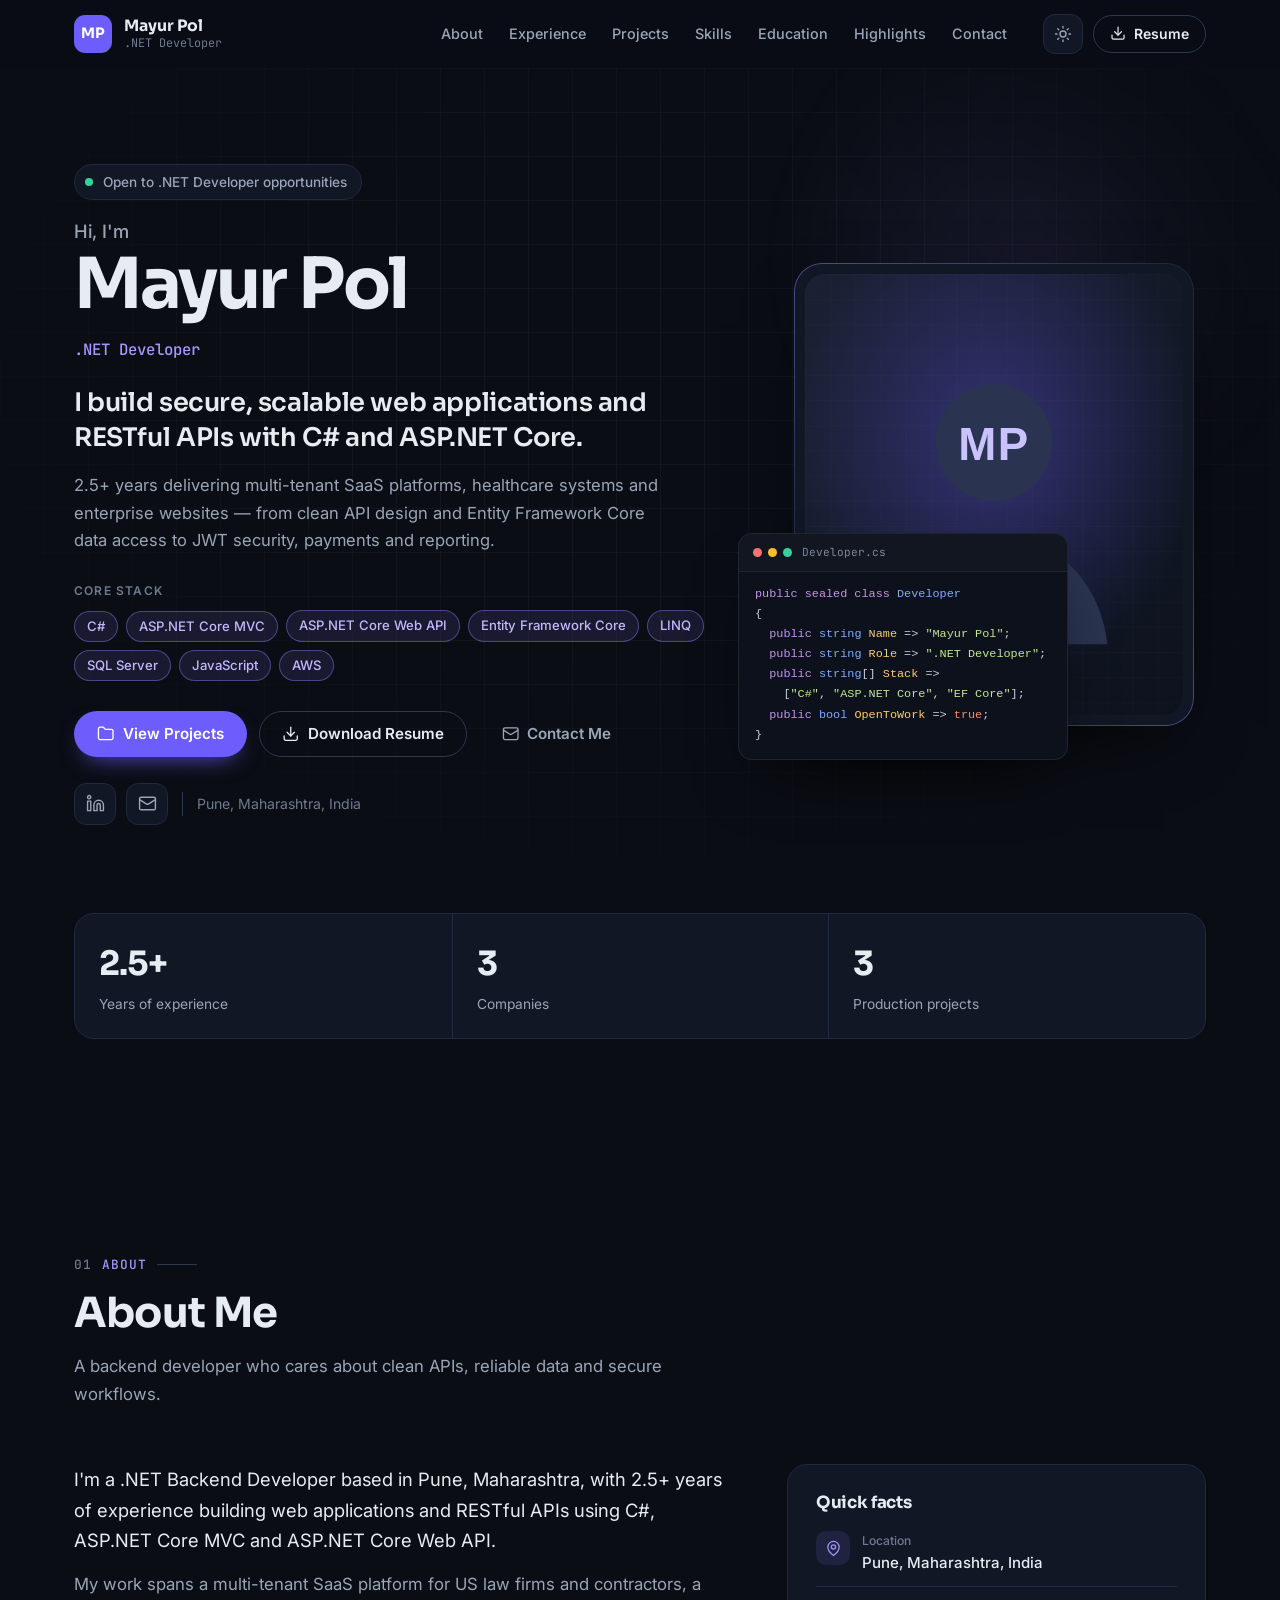
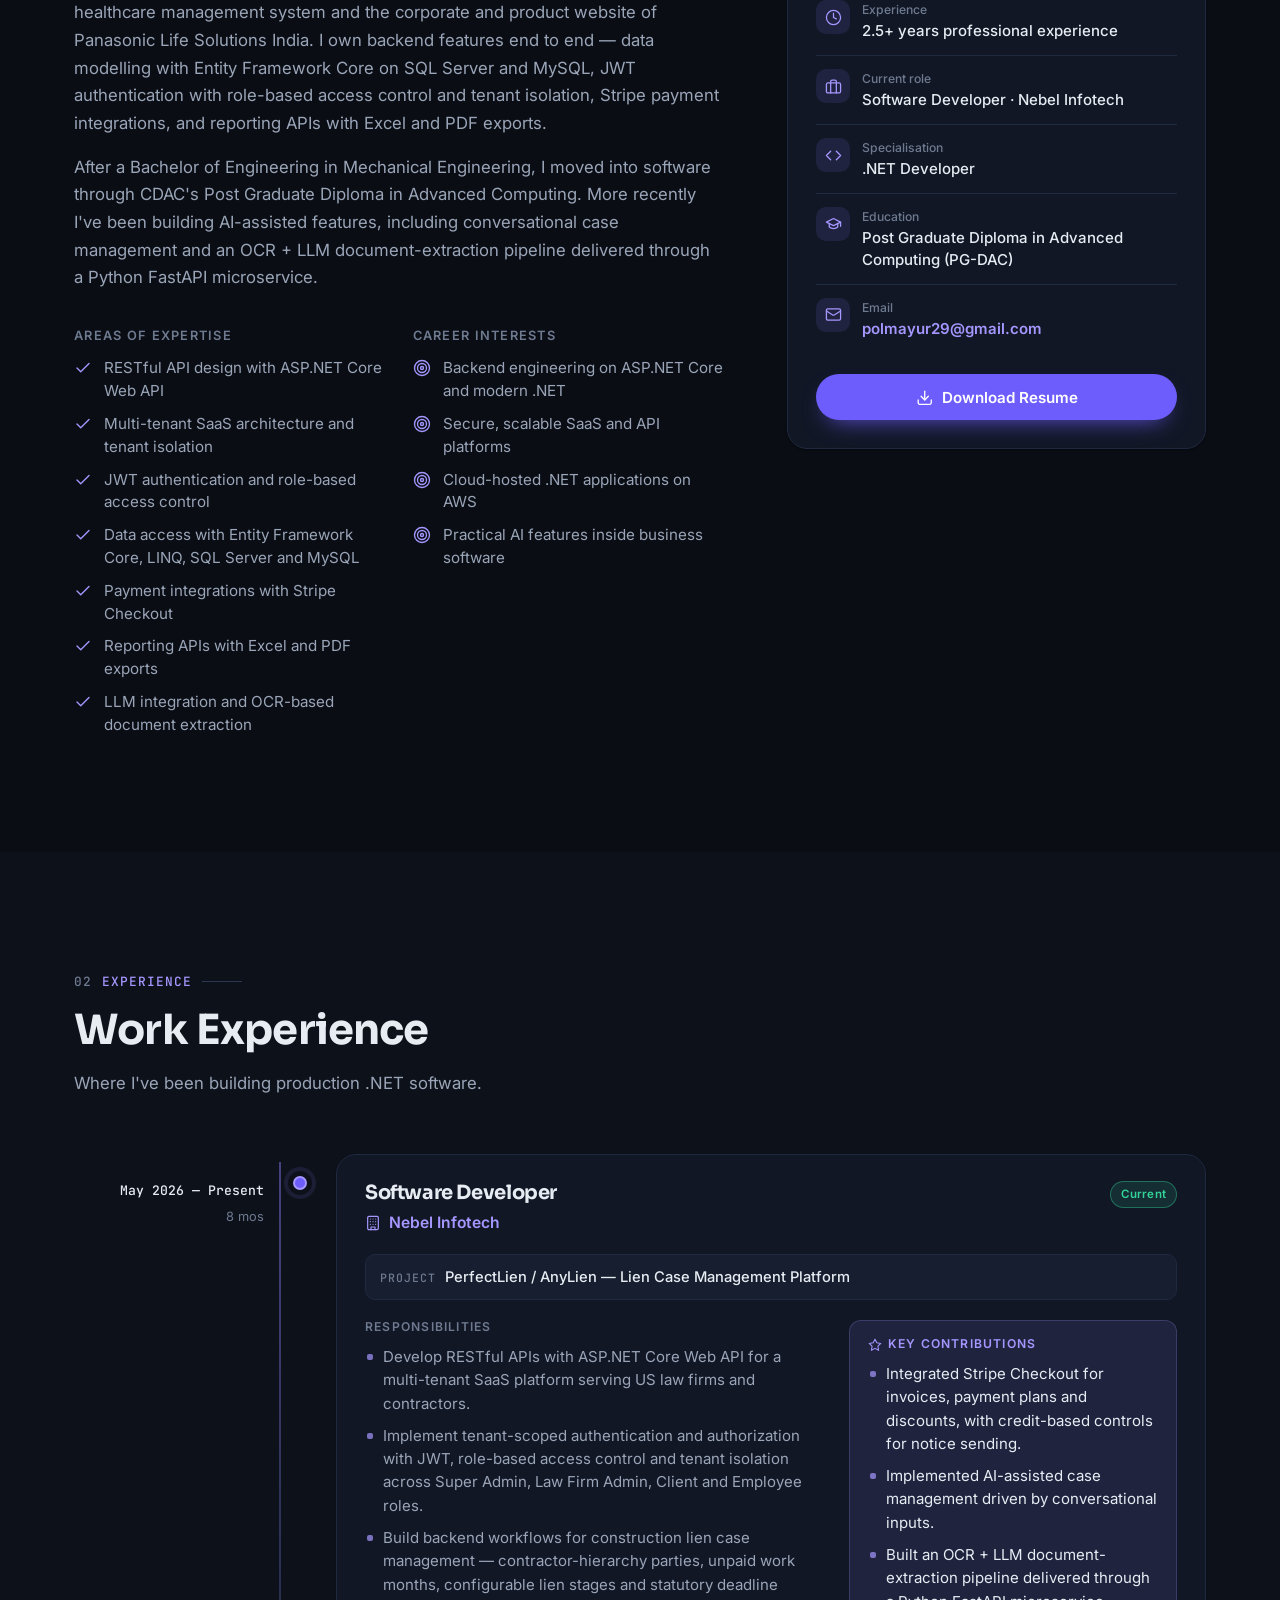
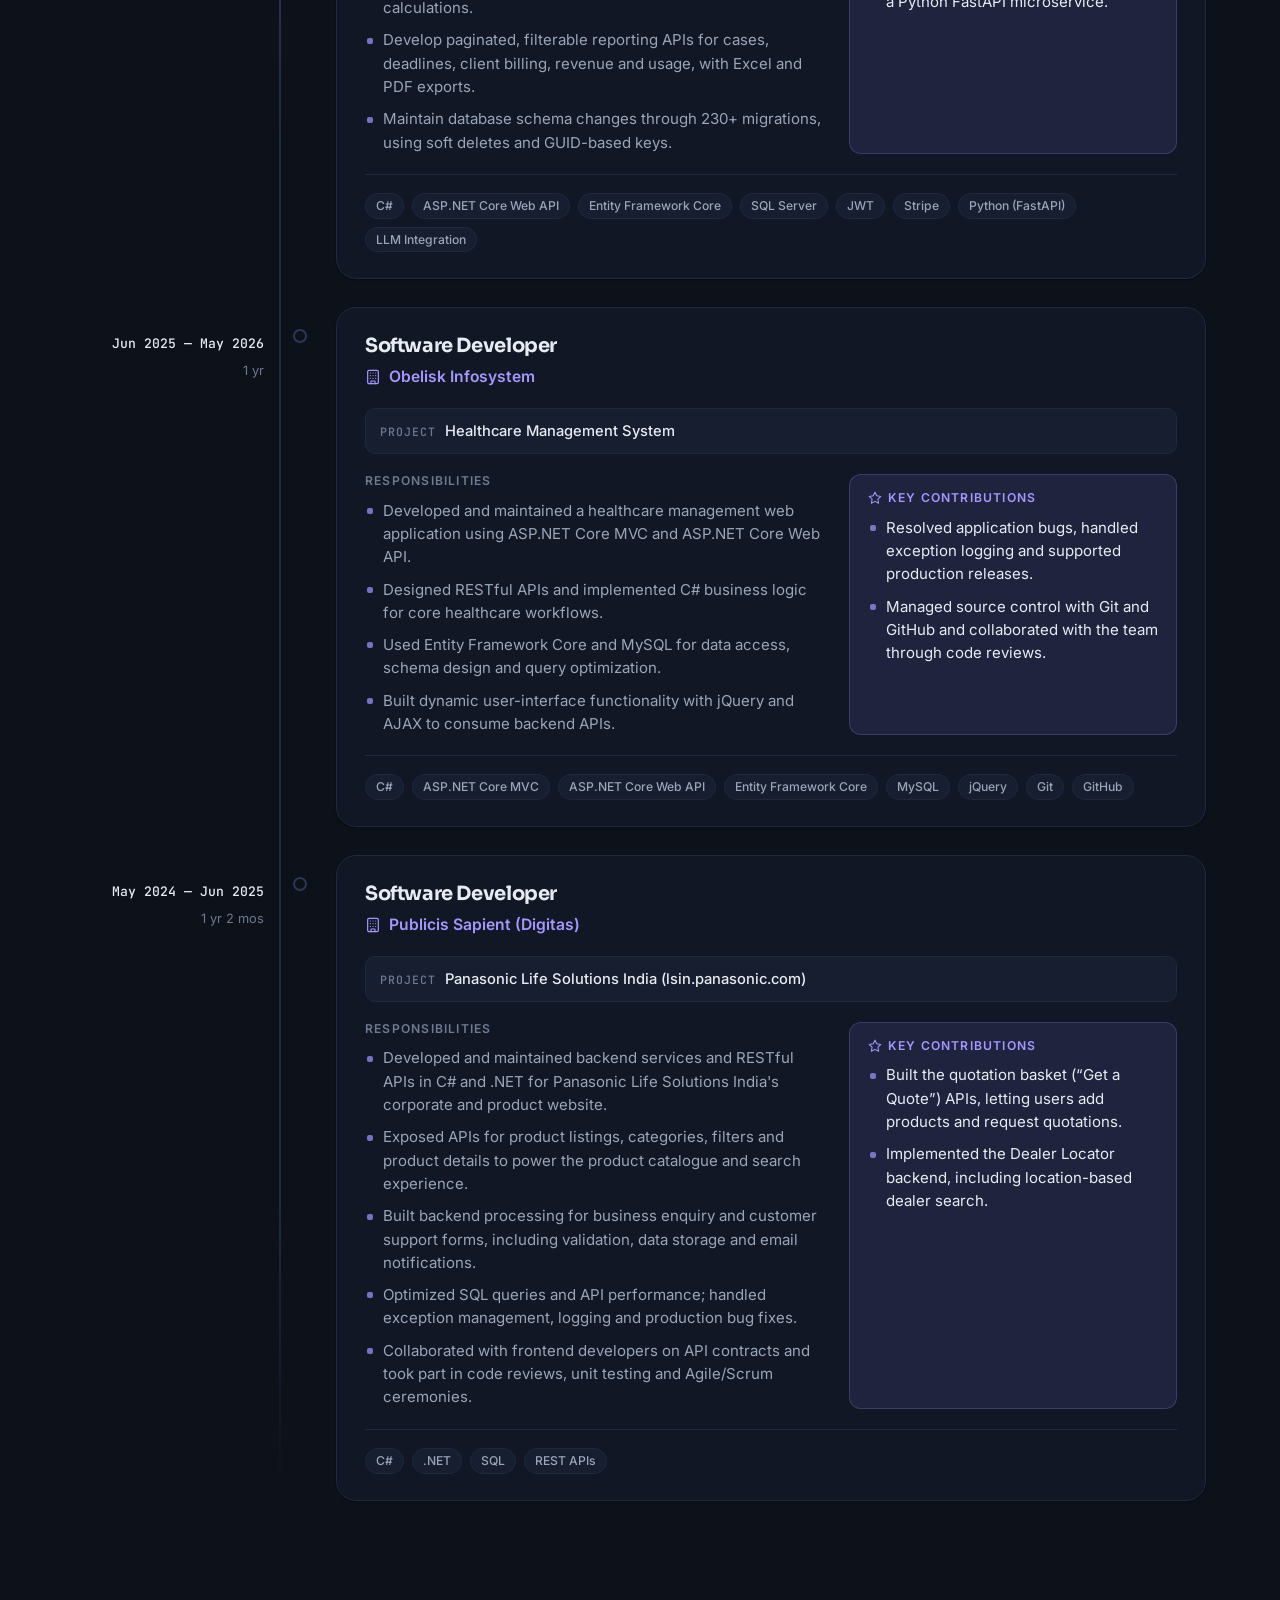
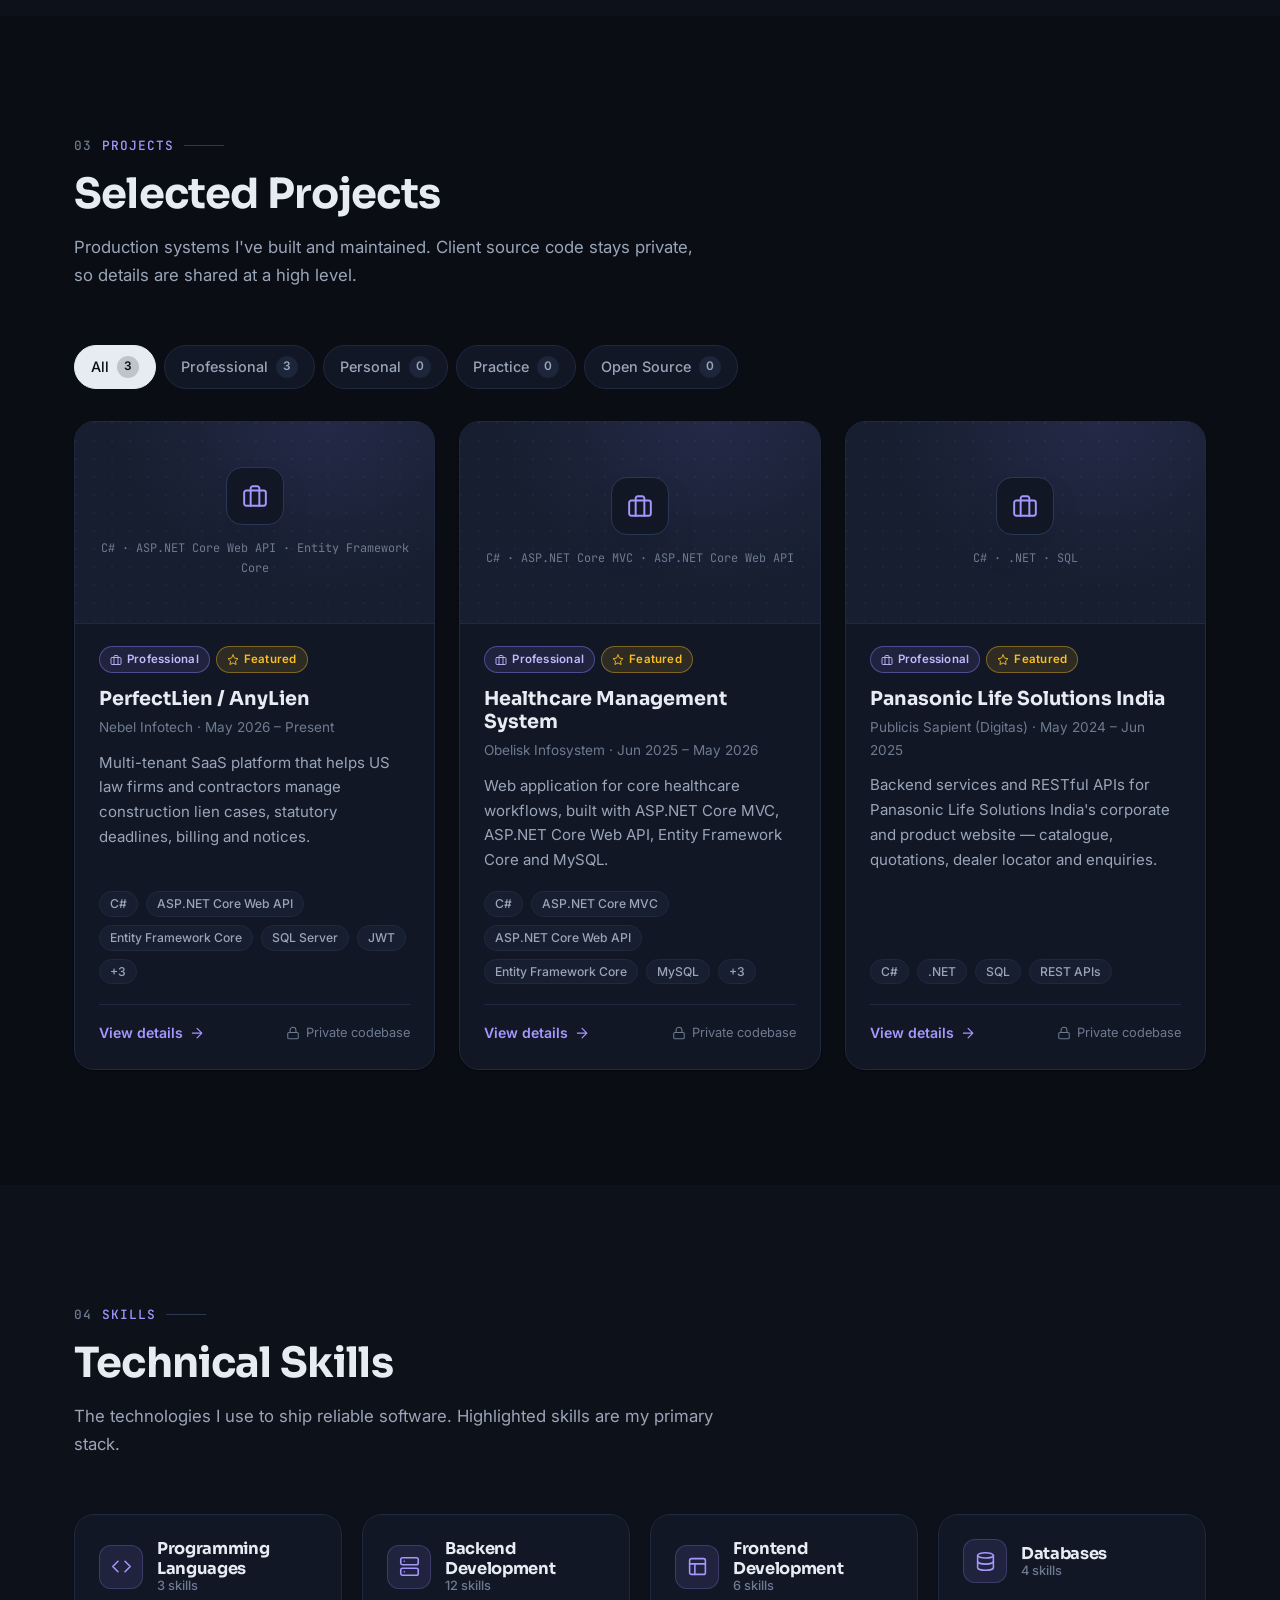
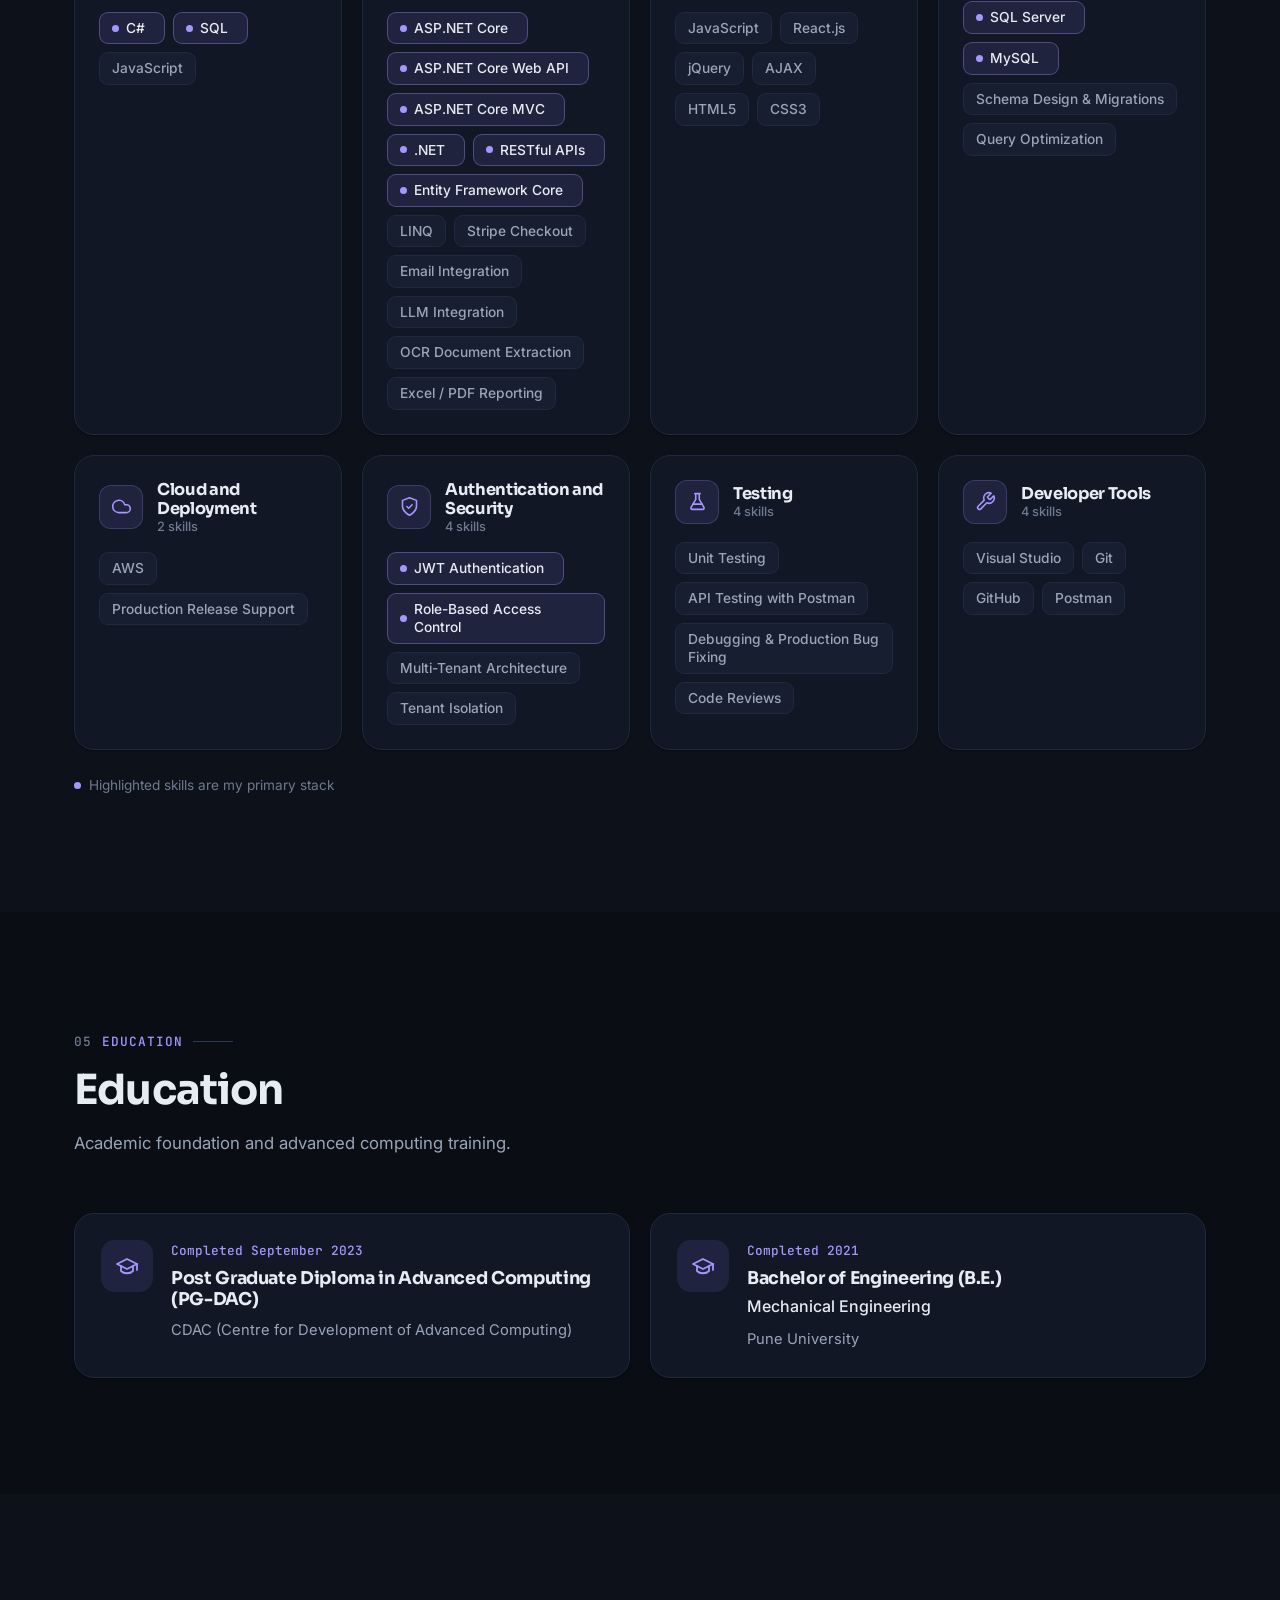
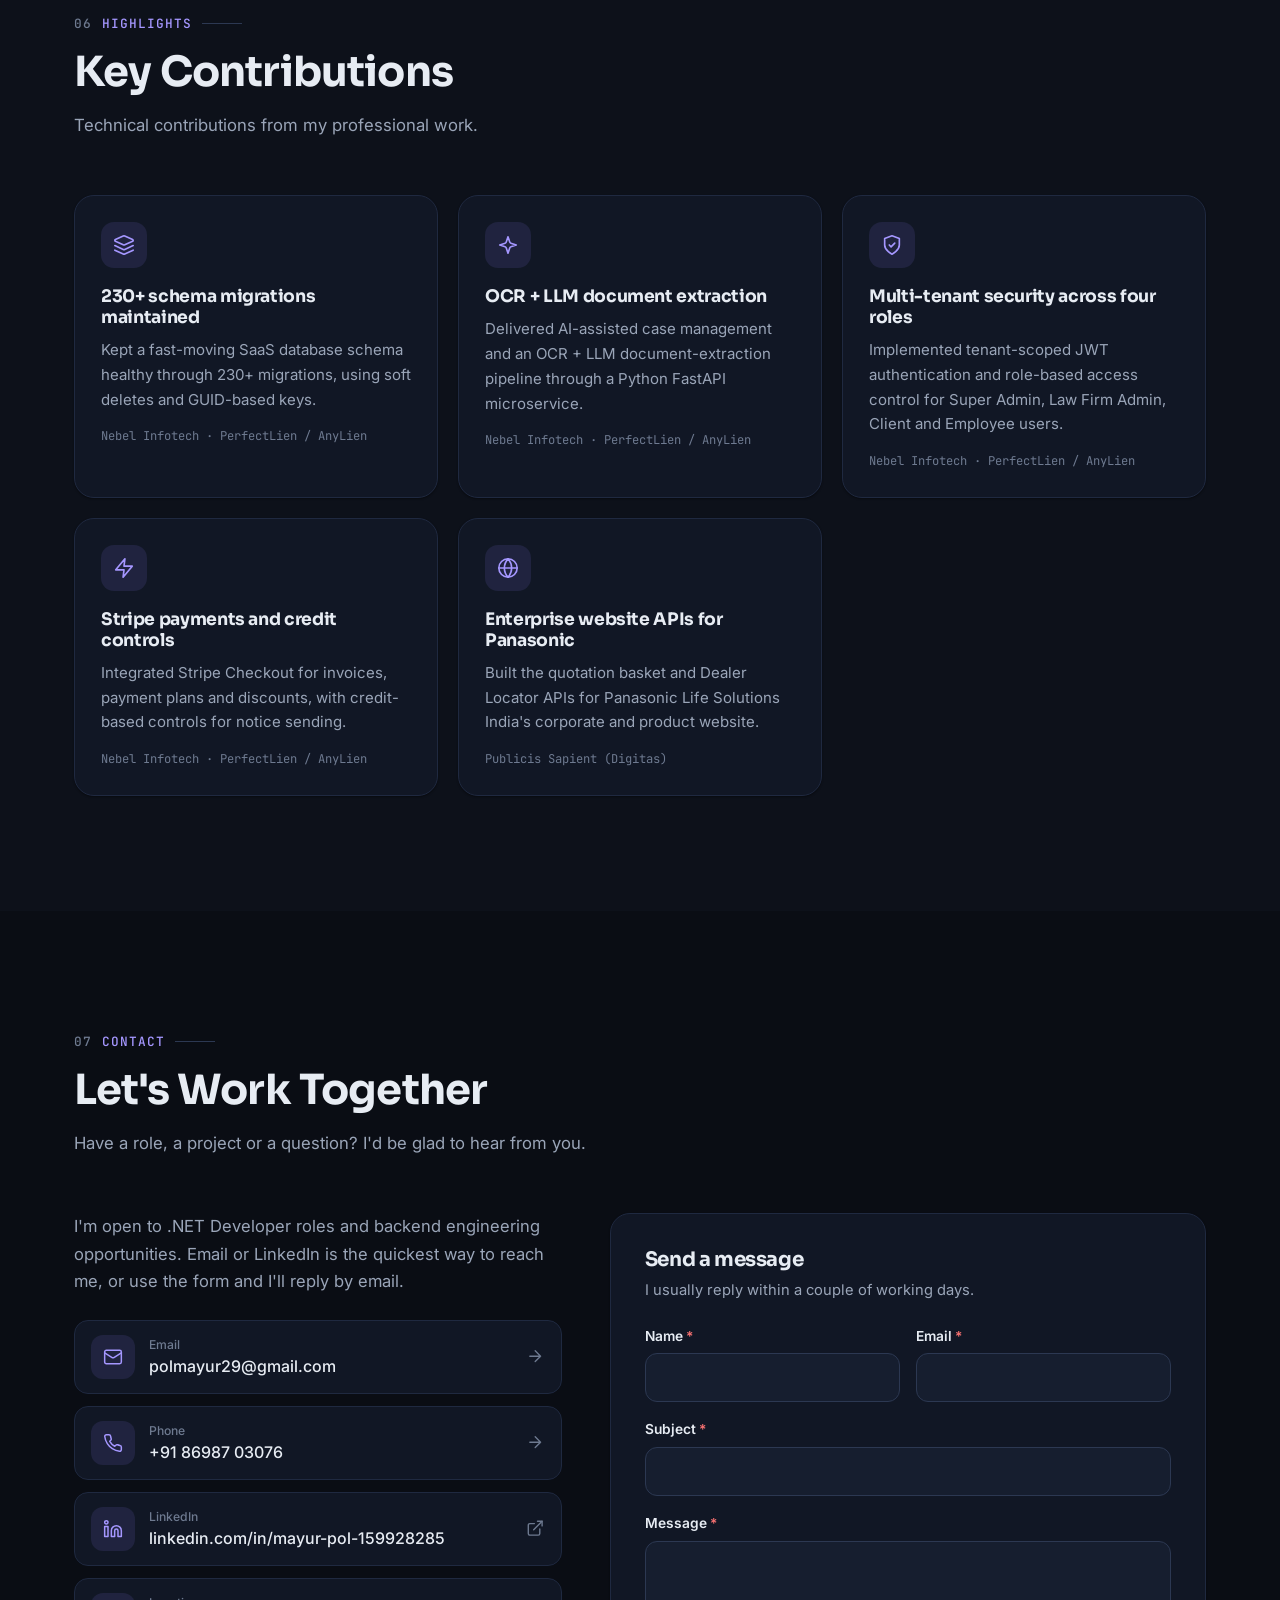
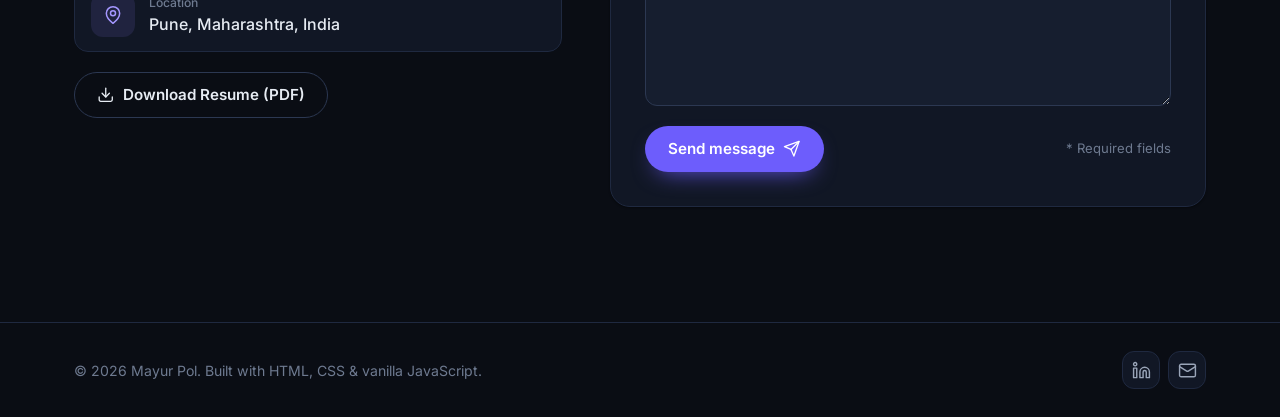
<file: index.html>
<!DOCTYPE html>
<html lang="en" data-theme="dark">
<head>
  <meta charset="UTF-8">
  <meta name="viewport" content="width=device-width, initial-scale=1">
  <title>Mayur Pol — .NET Developer | ASP.NET Core, C#, Web API, SQL Server</title>
  <meta name="description" content="Mayur Pol is a .NET backend developer in Pune, India, building secure, multi-tenant web applications and RESTful APIs with C#, ASP.NET Core, Entity Framework Core and SQL Server.">
  <meta name="author" content="Mayur Pol">
  <meta name="keywords" content="Mayur Pol, .NET Developer, ASP.NET Core Developer, C# Developer, Web API, Entity Framework Core, SQL Server, Backend Developer Pune">
  <meta name="theme-color" content="#0a0d14">
  <meta name="color-scheme" content="dark light">
  <link rel="canonical" href="https://portfoliomayur45.netlify.app/">

  <!-- Open Graph / social sharing -->
  <meta property="og:type" content="website">
  <meta property="og:site_name" content="Mayur Pol — Portfolio">
  <meta property="og:locale" content="en_IN">
  <meta property="og:url" content="https://portfoliomayur45.netlify.app/">
  <meta property="og:title" content="Mayur Pol — .NET Developer">
  <meta property="og:description" content=".NET backend developer building secure, scalable web applications and RESTful APIs with C#, ASP.NET Core and SQL Server.">
  <meta property="og:image" content="https://portfoliomayur45.netlify.app/assets/images/og-image.png">
  <meta property="og:image:width" content="1200">
  <meta property="og:image:height" content="630">
  <meta property="og:image:alt" content="Mayur Pol — .NET Developer">
  <meta name="twitter:card" content="summary_large_image">
  <meta name="twitter:title" content="Mayur Pol — .NET Developer">
  <meta name="twitter:description" content=".NET backend developer building secure, scalable web applications and RESTful APIs with C#, ASP.NET Core and SQL Server.">
  <meta name="twitter:image" content="https://portfoliomayur45.netlify.app/assets/images/og-image.png">

  <link rel="icon" href="assets/icons/favicon.svg" type="image/svg+xml">
  <link rel="icon" href="assets/icons/favicon-32.png" sizes="32x32" type="image/png">
  <link rel="apple-touch-icon" href="assets/icons/apple-touch-icon.png">
  <link rel="manifest" href="site.webmanifest">

  <link rel="preconnect" href="https://fonts.googleapis.com">
  <link rel="preconnect" href="https://fonts.gstatic.com" crossorigin>
  <link rel="stylesheet" href="https://fonts.googleapis.com/css2?family=Inter:wght@400;500;600;700&family=JetBrains+Mono:wght@400;500&family=Sora:wght@600;700&display=swap">

  <link rel="stylesheet" href="css/style.css">
  <link rel="stylesheet" href="css/animations.css">
  <link rel="stylesheet" href="css/admin.css">
  <link rel="stylesheet" href="css/responsive.css">

  <script src="js/theme-init.js"></script>
  <script type="module" src="js/main.js"></script>

  <script type="application/ld+json">
  {
    "@context": "https://schema.org",
    "@type": "Person",
    "name": "Mayur Pol",
    "alternateName": "Mayur Subhash Pol",
    "jobTitle": ".NET Developer",
    "url": "https://portfoliomayur45.netlify.app/",
    "image": "https://portfoliomayur45.netlify.app/assets/images/og-image.png",
    "email": "mailto:polmayur29@gmail.com",
    "address": { "@type": "PostalAddress", "addressLocality": "Pune", "addressRegion": "Maharashtra", "addressCountry": "IN" },
    "sameAs": ["https://www.linkedin.com/in/mayur-pol-159928285"],
    "knowsAbout": ["C#", "ASP.NET Core", "ASP.NET Core Web API", "Entity Framework Core", "SQL Server", "MySQL", "JWT", "RESTful APIs"]
  }
  </script>
</head>
<body>
  <a class="skip-link" href="#main">Skip to content</a>

  <header class="site-header" id="site-header">
    <div class="container header-inner">
      <a href="#home" class="brand" aria-label="Mayur Pol — back to top">
        <span class="brand-mark" aria-hidden="true">MP</span>
        <span class="brand-text">
          <span class="brand-name" data-profile="name">Mayur Pol</span>
          <span class="brand-role" data-profile="title">.NET Developer</span>
        </span>
      </a>

      <nav class="site-nav" id="site-nav" aria-label="Primary">
        <ul class="nav-list" id="nav-list">
          <li><a class="nav-link" href="#about">About</a></li>
          <li><a class="nav-link" href="#experience">Experience</a></li>
          <li><a class="nav-link" href="#projects">Projects</a></li>
          <li><a class="nav-link" href="#skills">Skills</a></li>
          <li><a class="nav-link" href="#contact">Contact</a></li>
        </ul>
      </nav>

      <div class="header-actions">
        <button class="icon-btn theme-toggle" id="theme-toggle" type="button" aria-label="Switch to light theme" title="Toggle theme">
          <svg class="icon icon-sun" viewBox="0 0 24 24" aria-hidden="true"><circle cx="12" cy="12" r="4"/><path d="M12 2v2M12 20v2M4.93 4.93l1.41 1.41M17.66 17.66l1.41 1.41M2 12h2M20 12h2M6.34 17.66l-1.41 1.41M19.07 4.93l-1.41 1.41"/></svg>
          <svg class="icon icon-moon" viewBox="0 0 24 24" aria-hidden="true"><path d="M12 3a6 6 0 0 0 9 9 9 9 0 1 1-9-9Z"/></svg>
        </button>
        <a class="btn btn-sm btn-outline header-resume" href="assets/resume/Mayur-Pol-Resume.pdf" download="Mayur-Pol-Resume.pdf" data-resume-link>
          <svg class="icon" viewBox="0 0 24 24" aria-hidden="true"><path d="M21 15v4a2 2 0 0 1-2 2H5a2 2 0 0 1-2-2v-4"/><path d="m7 10 5 5 5-5"/><path d="M12 15V3"/></svg>
          <span>Resume</span>
        </a>
        <button class="icon-btn nav-toggle" id="nav-toggle" type="button" aria-controls="site-nav" aria-expanded="false" aria-label="Open menu">
          <span class="hamburger" aria-hidden="true"><span></span><span></span><span></span></span>
        </button>
      </div>
    </div>
  </header>

  <main id="main" tabindex="-1">
    <section id="home" class="hero" aria-labelledby="hero-title">
      <div class="hero-bg" aria-hidden="true"></div>
      <div class="container" id="hero-root">
        <div class="hero-grid">
          <div class="hero-copy">
            <h1 id="hero-title" class="hero-title">Mayur Pol</h1>
            <p class="hero-role">.NET Developer | ASP.NET Core | C# | Web API | SQL Server</p>
            <p class="hero-headline">I build secure, scalable web applications and RESTful APIs with C# and ASP.NET Core.</p>
          </div>
        </div>
      </div>
    </section>

    <section id="about" class="section" aria-labelledby="about-title">
      <div class="container">
        <header class="section-head" data-section-head><h2 id="about-title" class="section-title">About Me</h2></header>
        <div id="about-root"></div>
      </div>
    </section>

    <section id="experience" class="section section-alt" aria-labelledby="experience-title">
      <div class="container">
        <header class="section-head" data-section-head><h2 id="experience-title" class="section-title">Work Experience</h2></header>
        <div id="experience-root"></div>
      </div>
    </section>

    <section id="projects" class="section" aria-labelledby="projects-title">
      <div class="container">
        <header class="section-head" data-section-head><h2 id="projects-title" class="section-title">Selected Projects</h2></header>
        <div id="projects-root"></div>
      </div>
    </section>

    <section id="skills" class="section section-alt" aria-labelledby="skills-title">
      <div class="container">
        <header class="section-head" data-section-head><h2 id="skills-title" class="section-title">Technical Skills</h2></header>
        <div id="skills-root"></div>
      </div>
    </section>

    <section id="education" class="section" aria-labelledby="education-title">
      <div class="container">
        <header class="section-head" data-section-head><h2 id="education-title" class="section-title">Education</h2></header>
        <div id="education-root"></div>
      </div>
    </section>

    <section id="certifications" class="section section-alt" aria-labelledby="certifications-title">
      <div class="container">
        <header class="section-head" data-section-head><h2 id="certifications-title" class="section-title">Certifications</h2></header>
        <div id="certifications-root"></div>
      </div>
    </section>

    <section id="achievements" class="section" aria-labelledby="achievements-title">
      <div class="container">
        <header class="section-head" data-section-head><h2 id="achievements-title" class="section-title">Key Contributions</h2></header>
        <div id="achievements-root"></div>
      </div>
    </section>

    <section id="contact" class="section section-alt" aria-labelledby="contact-title">
      <div class="container">
        <header class="section-head" data-section-head><h2 id="contact-title" class="section-title">Let's Work Together</h2></header>
        <div class="contact-grid">
          <div class="contact-info" id="contact-info"></div>

          <div class="card contact-form-card">
            <h3 class="contact-form-title">Send a message</h3>
            <p class="contact-form-note">I usually reply within a couple of working days.</p>
            <!-- Netlify Forms: detected at deploy time from this static markup. -->
            <form class="contact-form" id="contact-form" name="contact" method="POST" data-netlify="true" netlify-honeypot="bot-field" novalidate>
              <input type="hidden" name="form-name" value="contact">
              <p class="visually-hidden" aria-hidden="true">
                <label>Leave this field empty <input name="bot-field" tabindex="-1" autocomplete="off"></label>
              </p>

              <div class="form-row">
                <div class="field">
                  <label for="cf-name">Name <span class="req" aria-hidden="true">*</span></label>
                  <input id="cf-name" name="name" type="text" autocomplete="name" required minlength="2" maxlength="100" aria-describedby="cf-name-error">
                  <p class="field-error" id="cf-name-error"></p>
                </div>
                <div class="field">
                  <label for="cf-email">Email <span class="req" aria-hidden="true">*</span></label>
                  <input id="cf-email" name="email" type="email" autocomplete="email" required maxlength="150" aria-describedby="cf-email-error">
                  <p class="field-error" id="cf-email-error"></p>
                </div>
              </div>

              <div class="field">
                <label for="cf-subject">Subject <span class="req" aria-hidden="true">*</span></label>
                <input id="cf-subject" name="subject" type="text" required minlength="3" maxlength="150" aria-describedby="cf-subject-error">
                <p class="field-error" id="cf-subject-error"></p>
              </div>

              <div class="field">
                <label for="cf-message">Message <span class="req" aria-hidden="true">*</span></label>
                <textarea id="cf-message" name="message" rows="6" required minlength="10" maxlength="5000" aria-describedby="cf-message-error"></textarea>
                <p class="field-error" id="cf-message-error"></p>
              </div>

              <div class="form-actions">
                <button class="btn btn-primary" type="submit" id="cf-submit">
                  <span class="btn-label">Send message</span>
                  <svg class="icon" viewBox="0 0 24 24" aria-hidden="true"><path d="m22 2-7 20-4-9-9-4Z"/><path d="M22 2 11 13"/></svg>
                </button>
                <p class="form-required-note"><span aria-hidden="true">*</span> Required fields</p>
              </div>
              <div class="form-status" id="cf-status" role="status" aria-live="polite" hidden></div>
            </form>
          </div>
        </div>
      </div>
    </section>
  </main>

  <footer class="site-footer">
    <div class="container footer-inner">
      <p class="footer-copy">© <span id="footer-year">2026</span> <span data-profile="name">Mayur Pol</span>. Built with HTML, CSS &amp; vanilla JavaScript.</p>
      <div class="footer-links" id="footer-links"></div>
    </div>
  </footer>

  <button class="back-to-top" id="back-to-top" type="button" aria-label="Back to top" hidden>
    <svg class="icon" viewBox="0 0 24 24" aria-hidden="true"><path d="m5 12 7-7 7 7M12 19V5"/></svg>
  </button>

  <div class="toast-region" id="toast-region" aria-live="polite" aria-atomic="false"></div>
  <input type="file" id="import-input" accept="application/json,.json" hidden>

  <noscript>
    <div class="noscript-note">This portfolio needs JavaScript to display its content. You can still <a href="assets/resume/Mayur-Pol-Resume.pdf">download the resume</a>.</div>
  </noscript>
</body>
</html>
</file>
<file: css/style.css>
/* ==========================================================================
   Mayur Pol — Portfolio
   Base styles, design tokens and components.
   ========================================================================== */

/* ---------- Design tokens ---------- */
:root,
:root[data-theme="dark"] {
  --bg: #0a0d14;
  --bg-alt: #0d111a;
  --surface: #111725;
  --surface-2: #161e2f;
  --surface-3: #1c2539;
  --border: #1f2940;
  --border-strong: #2c3852;
  --text: #e7ecf3;
  --text-muted: #9aa5b8;
  --text-subtle: #6e7a90;
  --accent: #a597ff;
  --accent-strong: #c2b9ff;
  --accent-solid: #6d5dfc;
  --accent-solid-hover: #7d6ffd;
  --accent-soft: rgba(139, 124, 246, 0.12);
  --accent-ring: rgba(139, 124, 246, 0.45);
  --teal: #2dd4bf;
  --success: #34d399;
  --success-soft: rgba(52, 211, 153, 0.12);
  --danger: #f87171;
  --danger-soft: rgba(248, 113, 113, 0.12);
  --warning: #fbbf24;
  --warning-soft: rgba(251, 191, 36, 0.12);
  --shadow-sm: 0 1px 2px rgba(0, 0, 0, 0.4);
  --shadow: 0 18px 40px -20px rgba(0, 0, 0, 0.75);
  --shadow-lg: 0 30px 70px -30px rgba(0, 0, 0, 0.85);
  --grid-line: rgba(255, 255, 255, 0.035);
  --code-bg: #0c111c;
  --header-bg: rgba(10, 13, 20, 0.72);
  color-scheme: dark;
}

:root[data-theme="light"] {
  --bg: #f6f7fb;
  --bg-alt: #eef1f7;
  --surface: #ffffff;
  --surface-2: #f4f6fb;
  --surface-3: #e9edf5;
  --border: #e2e7f0;
  --border-strong: #cdd5e3;
  --text: #0f1729;
  --text-muted: #46536a;
  --text-subtle: #6b778c;
  --accent: #5b45e0;
  --accent-strong: #4a35cf;
  --accent-solid: #5b45e0;
  --accent-solid-hover: #4a35cf;
  --accent-soft: rgba(91, 69, 224, 0.08);
  --accent-ring: rgba(91, 69, 224, 0.35);
  --teal: #0f9488;
  --success: #059669;
  --success-soft: rgba(5, 150, 105, 0.1);
  --danger: #dc2626;
  --danger-soft: rgba(220, 38, 38, 0.08);
  --warning: #b45309;
  --warning-soft: rgba(180, 83, 9, 0.1);
  --shadow-sm: 0 1px 2px rgba(15, 23, 41, 0.06);
  --shadow: 0 16px 36px -20px rgba(15, 23, 41, 0.22);
  --shadow-lg: 0 28px 60px -28px rgba(15, 23, 41, 0.3);
  --grid-line: rgba(15, 23, 41, 0.045);
  --code-bg: #121826;
  --header-bg: rgba(246, 247, 251, 0.8);
  color-scheme: light;
}

:root {
  --font-sans: "Inter", system-ui, -apple-system, "Segoe UI", Roboto, sans-serif;
  --font-display: "Sora", "Inter", system-ui, sans-serif;
  --font-mono: "JetBrains Mono", ui-monospace, "Cascadia Code", Consolas, monospace;
  --radius-sm: 8px;
  --radius: 14px;
  --radius-lg: 20px;
  --container: 1180px;
  --gutter: 24px;
  --header-h: 68px;
  --section-space: clamp(72px, 9vw, 120px);
  --ease: cubic-bezier(0.22, 1, 0.36, 1);
}

/* ---------- Reset ---------- */
*,
*::before,
*::after { box-sizing: border-box; }

html {
  scroll-behavior: smooth;
  scroll-padding-top: calc(var(--header-h) + 12px);
  -webkit-text-size-adjust: 100%;
  text-size-adjust: 100%;
}

body {
  margin: 0;
  background: var(--bg);
  color: var(--text);
  font-family: var(--font-sans);
  font-size: 1rem;
  line-height: 1.65;
  -webkit-font-smoothing: antialiased;
  -moz-osx-font-smoothing: grayscale;
  text-rendering: optimizeLegibility;
  overflow-x: hidden;
  transition: background-color 0.3s ease, color 0.3s ease;
}

html.modal-open { overflow: hidden; }

img, svg, video { display: block; max-width: 100%; }
img { height: auto; }
h1, h2, h3, h4, p, ul, ol, dl, dd, figure { margin: 0; }
ul, ol { padding: 0; list-style: none; }
a { color: inherit; text-decoration: none; }
button, input, select, textarea { font: inherit; color: inherit; }
button { cursor: pointer; background: none; border: 0; padding: 0; }
:focus-visible { outline: 2px solid var(--accent); outline-offset: 3px; border-radius: 6px; }
::selection { background: var(--accent-solid); color: #fff; }
[hidden] { display: none !important; }

h1, h2, h3, h4 {
  font-family: var(--font-display);
  font-weight: 700;
  line-height: 1.2;
  letter-spacing: -0.02em;
  color: var(--text);
}

/* ---------- Utilities ---------- */
.container {
  width: 100%;
  max-width: var(--container);
  margin-inline: auto;
  padding-inline: var(--gutter);
}

.visually-hidden {
  position: absolute !important;
  width: 1px;
  height: 1px;
  padding: 0;
  margin: -1px;
  overflow: hidden;
  clip: rect(0, 0, 0, 0);
  white-space: nowrap;
  border: 0;
}

.skip-link {
  position: fixed;
  top: 12px;
  left: 12px;
  z-index: 200;
  padding: 10px 16px;
  border-radius: var(--radius-sm);
  background: var(--accent-solid);
  color: #fff;
  font-weight: 600;
  transform: translateY(-150%);
  transition: transform 0.2s var(--ease);
}
.skip-link:focus { transform: translateY(0); }

.icon {
  width: 1.15em;
  height: 1.15em;
  flex-shrink: 0;
  fill: none;
  stroke: currentColor;
  stroke-width: 1.8;
  stroke-linecap: round;
  stroke-linejoin: round;
}
.icon-fill { fill: currentColor; stroke: none; }

/* ---------- Buttons ---------- */
.btn {
  display: inline-flex;
  align-items: center;
  justify-content: center;
  gap: 0.55em;
  min-height: 46px;
  padding: 0 22px;
  border-radius: 999px;
  border: 1px solid transparent;
  font-weight: 600;
  font-size: 0.95rem;
  line-height: 1;
  white-space: nowrap;
  transition: background-color 0.2s ease, border-color 0.2s ease, color 0.2s ease, transform 0.2s var(--ease), box-shadow 0.2s ease;
}
.btn:active { transform: translateY(1px); }
.btn-sm { min-height: 38px; padding: 0 16px; font-size: 0.875rem; }
.btn-primary {
  background: var(--accent-solid);
  color: #fff;
  box-shadow: 0 10px 24px -12px var(--accent-solid);
}
.btn-primary:hover { background: var(--accent-solid-hover); transform: translateY(-1px); }
.btn-outline {
  border-color: var(--border-strong);
  color: var(--text);
  background: transparent;
}
.btn-outline:hover { border-color: var(--accent); color: var(--accent-strong); background: var(--accent-soft); }
.btn-ghost { color: var(--text-muted); }
.btn-ghost:hover { color: var(--text); background: var(--surface-2); }
.btn-danger { background: var(--danger); color: #fff; }
.btn-danger:hover { filter: brightness(1.08); }
.btn[disabled], .btn[aria-disabled="true"] { opacity: 0.6; pointer-events: none; }

.icon-btn {
  display: inline-grid;
  place-items: center;
  width: 40px;
  height: 40px;
  border-radius: 12px;
  color: var(--text-muted);
  border: 1px solid var(--border);
  background: var(--surface);
  transition: color 0.2s ease, border-color 0.2s ease, background-color 0.2s ease;
}
.icon-btn:hover { color: var(--text); border-color: var(--border-strong); }
.icon-btn .icon { width: 18px; height: 18px; }

.text-link {
  color: var(--accent);
  font-weight: 600;
  display: inline-flex;
  align-items: center;
  gap: 6px;
}
.text-link:hover { color: var(--accent-strong); text-decoration: underline; text-underline-offset: 3px; }

/* ---------- Chips & badges ---------- */
.chip-list { display: flex; flex-wrap: wrap; gap: 8px; }
.chip {
  display: inline-flex;
  align-items: center;
  gap: 6px;
  padding: 6px 12px;
  border-radius: 999px;
  border: 1px solid var(--border);
  background: var(--surface-2);
  color: var(--text-muted);
  font-size: 0.82rem;
  font-weight: 500;
  line-height: 1.3;
}
.chip-sm { padding: 4px 10px; font-size: 0.76rem; }
.chip-accent { color: var(--accent-strong); border-color: var(--accent-ring); background: var(--accent-soft); }

.badge {
  display: inline-flex;
  align-items: center;
  gap: 5px;
  padding: 3px 10px;
  border-radius: 999px;
  font-size: 0.72rem;
  font-weight: 600;
  letter-spacing: 0.02em;
  border: 1px solid var(--border);
  color: var(--text-muted);
  background: var(--surface-2);
  white-space: nowrap;
}
.badge .icon { width: 12px; height: 12px; }
.badge-accent { color: var(--accent-strong); border-color: var(--accent-ring); background: var(--accent-soft); }
.badge-featured { color: var(--warning); border-color: color-mix(in srgb, var(--warning) 40%, transparent); background: var(--warning-soft); }
.badge-current { color: var(--success); border-color: color-mix(in srgb, var(--success) 40%, transparent); background: var(--success-soft); }
.badge-draft { color: var(--danger); border-color: color-mix(in srgb, var(--danger) 40%, transparent); background: var(--danger-soft); }

/* ---------- Cards ---------- */
.card {
  position: relative;
  background: var(--surface);
  border: 1px solid var(--border);
  border-radius: var(--radius-lg);
  box-shadow: var(--shadow-sm);
  transition: border-color 0.25s ease, transform 0.25s var(--ease), box-shadow 0.25s ease, background-color 0.3s ease;
}
.card-hover:hover {
  border-color: var(--border-strong);
  transform: translateY(-3px);
  box-shadow: var(--shadow);
}

.empty-state {
  display: grid;
  justify-items: center;
  gap: 10px;
  padding: 40px 24px;
  border: 1px dashed var(--border-strong);
  border-radius: var(--radius-lg);
  color: var(--text-subtle);
  text-align: center;
}
.empty-state .icon { width: 28px; height: 28px; color: var(--text-subtle); }

/* ---------- Header ---------- */
.site-header {
  position: sticky;
  top: 0;
  z-index: 50;
  height: var(--header-h);
  background: var(--header-bg);
  -webkit-backdrop-filter: saturate(160%) blur(14px);
  backdrop-filter: saturate(160%) blur(14px);
  border-bottom: 1px solid transparent;
  transition: border-color 0.3s ease, background-color 0.3s ease;
}
.site-header.is-scrolled { border-bottom-color: var(--border); }

.header-inner {
  height: 100%;
  display: flex;
  align-items: center;
  gap: 24px;
}

.brand { display: inline-flex; align-items: center; gap: 12px; flex-shrink: 0; }
.brand-mark {
  display: grid;
  place-items: center;
  width: 38px;
  height: 38px;
  border-radius: 11px;
  background: var(--accent-solid);
  color: #fff;
  font-family: var(--font-display);
  font-weight: 700;
  font-size: 0.9rem;
  letter-spacing: 0.02em;
}
.brand-text { display: grid; line-height: 1.2; }
.brand-name { font-family: var(--font-display); font-weight: 700; font-size: 0.98rem; }
.brand-role { font-size: 0.74rem; color: var(--text-subtle); font-family: var(--font-mono); }

.site-nav { margin-left: auto; }
.nav-list { display: flex; align-items: center; gap: 2px; }
.nav-link {
  position: relative;
  display: inline-block;
  padding: 8px 12px;
  border-radius: 10px;
  color: var(--text-muted);
  font-size: 0.9rem;
  font-weight: 500;
  transition: color 0.2s ease, background-color 0.2s ease;
}
.nav-link:hover { color: var(--text); background: var(--surface-2); }
.nav-link.is-active { color: var(--text); }
.nav-link.is-active::after {
  content: "";
  position: absolute;
  left: 12px;
  right: 12px;
  bottom: 2px;
  height: 2px;
  border-radius: 2px;
  background: var(--accent);
}
.nav-mobile-only { display: none; }

.header-actions { display: flex; align-items: center; gap: 10px; }

.theme-toggle .icon-moon { display: none; }
:root[data-theme="light"] .theme-toggle .icon-sun { display: none; }
:root[data-theme="light"] .theme-toggle .icon-moon { display: block; }

.nav-toggle { display: none; }
.hamburger { position: relative; display: grid; gap: 4px; width: 18px; }
.hamburger span {
  display: block;
  height: 2px;
  border-radius: 2px;
  background: currentColor;
  transition: transform 0.25s var(--ease), opacity 0.2s ease;
}
.nav-open .hamburger span:nth-child(1) { transform: translateY(6px) rotate(45deg); }
.nav-open .hamburger span:nth-child(2) { opacity: 0; }
.nav-open .hamburger span:nth-child(3) { transform: translateY(-6px) rotate(-45deg); }

/* ---------- Sections ---------- */
.section {
  position: relative;
  padding-block: var(--section-space);
}
.section-alt { background: var(--bg-alt); }

.section-head { max-width: 720px; margin-bottom: clamp(36px, 5vw, 56px); }
.section-eyebrow {
  display: inline-flex;
  align-items: center;
  gap: 10px;
  margin-bottom: 14px;
  color: var(--accent);
  font-family: var(--font-mono);
  font-size: 0.8rem;
  font-weight: 500;
  letter-spacing: 0.08em;
  text-transform: uppercase;
}
.section-index {
  color: var(--text-subtle);
}
.section-eyebrow::after {
  content: "";
  width: 40px;
  height: 1px;
  background: var(--border-strong);
}
.section-title { font-size: clamp(1.85rem, 1.3rem + 2vw, 2.6rem); }
.section-subtitle { margin-top: 14px; color: var(--text-muted); font-size: 1.05rem; max-width: 640px; }

/* ---------- Hero ---------- */
.hero {
  position: relative;
  padding-top: clamp(48px, 8vw, 96px);
  padding-bottom: clamp(56px, 8vw, 96px);
  overflow: hidden;
  isolation: isolate;
}
.hero-bg {
  position: absolute;
  inset: 0;
  z-index: -1;
  background-image:
    linear-gradient(var(--grid-line) 1px, transparent 1px),
    linear-gradient(90deg, var(--grid-line) 1px, transparent 1px);
  background-size: 44px 44px;
  -webkit-mask-image: radial-gradient(ellipse 80% 70% at 50% 30%, #000 30%, transparent 75%);
  mask-image: radial-gradient(ellipse 80% 70% at 50% 30%, #000 30%, transparent 75%);
}
.hero-bg::after {
  content: "";
  position: absolute;
  top: -120px;
  right: -80px;
  width: 620px;
  height: 620px;
  border-radius: 50%;
  background: radial-gradient(circle, var(--accent-soft) 0%, transparent 65%);
  filter: blur(10px);
}

.hero-grid {
  display: grid;
  grid-template-columns: minmax(0, 1.2fr) minmax(0, 0.8fr);
  gap: clamp(32px, 6vw, 72px);
  align-items: center;
}

.hero-badge {
  display: inline-flex;
  align-items: center;
  gap: 10px;
  margin-bottom: 22px;
  padding: 6px 14px 6px 10px;
  border-radius: 999px;
  border: 1px solid var(--border);
  background: var(--surface);
  color: var(--text-muted);
  font-size: 0.85rem;
  font-weight: 500;
}
.pulse-dot {
  position: relative;
  width: 8px;
  height: 8px;
  border-radius: 50%;
  background: var(--success);
}
.pulse-dot::after {
  content: "";
  position: absolute;
  inset: -4px;
  border-radius: 50%;
  border: 2px solid var(--success);
  opacity: 0;
  animation: pulse-ring 2.4s ease-out infinite;
}

.hero-greeting {
  display: block;
  margin-bottom: 6px;
  color: var(--text-muted);
  font-family: var(--font-sans);
  font-size: clamp(1rem, 0.9rem + 0.4vw, 1.15rem);
  font-weight: 500;
  letter-spacing: 0;
}
.hero-title {
  font-size: clamp(2.6rem, 1.6rem + 4.4vw, 4.4rem);
  line-height: 1.04;
  letter-spacing: -0.035em;
}
.hero-role {
  display: flex;
  flex-wrap: wrap;
  align-items: center;
  gap: 4px 10px;
  margin-top: 16px;
  color: var(--accent);
  font-family: var(--font-mono);
  font-size: clamp(0.85rem, 0.8rem + 0.25vw, 0.98rem);
  font-weight: 500;
}
.hero-role .sep { color: var(--text-subtle); }
.hero-headline {
  margin-top: 22px;
  max-width: 620px;
  font-family: var(--font-display);
  font-size: clamp(1.25rem, 1rem + 0.9vw, 1.6rem);
  font-weight: 600;
  line-height: 1.4;
  letter-spacing: -0.015em;
  color: var(--text);
}
.hero-intro {
  margin-top: 16px;
  max-width: 600px;
  color: var(--text-muted);
  font-size: 1.04rem;
}
.hero-skills-label {
  margin-top: 26px;
  margin-bottom: 10px;
  color: var(--text-subtle);
  font-size: 0.75rem;
  font-weight: 600;
  letter-spacing: 0.1em;
  text-transform: uppercase;
}
.hero-actions { display: flex; flex-wrap: wrap; gap: 12px; margin-top: 30px; }
.hero-social { display: flex; align-items: center; gap: 10px; margin-top: 26px; }
.social-link {
  display: inline-grid;
  place-items: center;
  width: 42px;
  height: 42px;
  border-radius: 12px;
  border: 1px solid var(--border);
  background: var(--surface);
  color: var(--text-muted);
  transition: color 0.2s ease, border-color 0.2s ease, transform 0.2s var(--ease);
}
.social-link:hover { color: var(--accent-strong); border-color: var(--accent-ring); transform: translateY(-2px); }
.social-link .icon { width: 19px; height: 19px; }
.social-divider { width: 1px; height: 24px; background: var(--border-strong); margin-inline: 4px; }
.social-text { color: var(--text-subtle); font-size: 0.88rem; }

.hero-visual { position: relative; justify-self: center; width: min(100%, 400px); }
.profile-frame {
  position: relative;
  border-radius: 28px;
  padding: 10px;
  background: var(--surface);
  border: 1px solid var(--border);
  box-shadow: var(--shadow-lg);
}
.profile-frame::before {
  content: "";
  position: absolute;
  inset: -1px;
  border-radius: inherit;
  padding: 1px;
  background: linear-gradient(140deg, var(--accent-ring), transparent 40%, transparent 70%, var(--accent-ring));
  -webkit-mask: linear-gradient(#000 0 0) content-box, linear-gradient(#000 0 0);
  -webkit-mask-composite: xor;
  mask-composite: exclude;
  pointer-events: none;
}
.profile-photo {
  width: 100%;
  aspect-ratio: 6 / 7;
  object-fit: cover;
  border-radius: 20px;
  background: var(--surface-2);
}

.code-card {
  position: absolute;
  left: -56px;
  bottom: -34px;
  width: min(330px, 92%);
  border-radius: 14px;
  background: var(--code-bg);
  border: 1px solid rgba(255, 255, 255, 0.08);
  box-shadow: var(--shadow-lg);
  overflow: hidden;
  font-family: var(--font-mono);
  font-size: 0.74rem;
  line-height: 1.7;
  color: #c8d1e0;
}
.code-card-head {
  display: flex;
  align-items: center;
  gap: 10px;
  padding: 9px 14px;
  border-bottom: 1px solid rgba(255, 255, 255, 0.06);
  background: rgba(255, 255, 255, 0.02);
}
.code-dots { display: flex; gap: 6px; }
.code-dots span { width: 9px; height: 9px; border-radius: 50%; background: #3a4458; }
.code-dots span:nth-child(1) { background: #f87171; }
.code-dots span:nth-child(2) { background: #fbbf24; }
.code-dots span:nth-child(3) { background: #34d399; }
.code-file { color: #7d889c; font-size: 0.7rem; }
.code-body { margin: 0; padding: 12px 16px 14px; white-space: pre; overflow: hidden; }
.tok-kw { color: #c792ea; }
.tok-type { color: #82aaff; }
.tok-str { color: #c3e88d; }
.tok-prop { color: #ffcb6b; }
.tok-com { color: #5c6880; font-style: italic; }
.tok-bool { color: #f78c6c; }

.hero-stats {
  display: grid;
  grid-template-columns: repeat(var(--stat-cols, 4), minmax(0, 1fr));
  margin-top: clamp(56px, 7vw, 88px);
  border: 1px solid var(--border);
  border-radius: var(--radius-lg);
  background: var(--surface);
  overflow: hidden;
}
/* <dt> (label) must precede <dd> (value) in markup; show the value first visually. */
.stat { display: flex; flex-direction: column-reverse; justify-content: flex-end; padding: 22px 24px; border-left: 1px solid var(--border); }
.stat:first-child { border-left: 0; }
.stat-value {
  font-family: var(--font-display);
  font-size: clamp(1.6rem, 1.2rem + 1.2vw, 2.1rem);
  font-weight: 700;
  letter-spacing: -0.03em;
  color: var(--text);
}
.stat-label { margin-top: 2px; color: var(--text-muted); font-size: 0.86rem; }

/* ---------- About ---------- */
.about-grid {
  display: grid;
  grid-template-columns: minmax(0, 1.55fr) minmax(0, 1fr);
  gap: clamp(32px, 5vw, 64px);
  align-items: start;
}
.about-text > p { color: var(--text-muted); font-size: 1.05rem; }
.about-text > p + p { margin-top: 16px; }
.about-text > p:first-child { color: var(--text); font-size: 1.15rem; }
.about-columns {
  display: grid;
  grid-template-columns: repeat(2, minmax(0, 1fr));
  gap: 28px;
  margin-top: 36px;
}
.about-block h3 {
  margin-bottom: 14px;
  font-size: 0.8rem;
  font-family: var(--font-sans);
  font-weight: 600;
  letter-spacing: 0.1em;
  text-transform: uppercase;
  color: var(--text-subtle);
}
.check-list { display: grid; gap: 10px; }
.check-list li {
  display: grid;
  grid-template-columns: 20px 1fr;
  gap: 10px;
  color: var(--text-muted);
  font-size: 0.95rem;
  line-height: 1.5;
}
.check-list .icon { margin-top: 2px; color: var(--accent); width: 18px; height: 18px; }

.about-card { padding: 28px; position: sticky; top: calc(var(--header-h) + 24px); }
.about-card h3 { font-size: 1.05rem; margin-bottom: 18px; }
.facts { display: grid; gap: 0; }
.fact {
  display: grid;
  grid-template-columns: 34px 1fr;
  gap: 12px;
  align-items: start;
  padding: 13px 0;
  border-top: 1px solid var(--border);
}
.fact:first-child { border-top: 0; padding-top: 0; }
.fact-icon {
  display: grid;
  place-items: center;
  width: 34px;
  height: 34px;
  border-radius: 10px;
  background: var(--accent-soft);
  color: var(--accent);
}
.fact-icon .icon { width: 17px; height: 17px; }
.fact dt { font-size: 0.76rem; color: var(--text-subtle); font-weight: 500; }
.fact dd { color: var(--text); font-weight: 500; font-size: 0.94rem; line-height: 1.45; overflow-wrap: anywhere; }
.about-card .btn { width: 100%; margin-top: 22px; }

/* ---------- Experience timeline ---------- */
.timeline { position: relative; display: grid; gap: 28px; }
.timeline::before {
  content: "";
  position: absolute;
  top: 8px;
  bottom: 8px;
  left: calc(190px + 15px);
  width: 2px;
  background: linear-gradient(var(--accent-ring), var(--border) 30%, var(--border) 85%, transparent);
}
.timeline-item {
  position: relative;
  display: grid;
  grid-template-columns: 190px 32px minmax(0, 1fr);
  column-gap: 20px;
  align-items: start;
}
.timeline-aside { grid-column: 1; grid-row: 1; padding-top: 22px; text-align: right; }
.timeline-date { font-family: var(--font-mono); font-size: 0.82rem; color: var(--text); font-weight: 500; }
.timeline-duration { display: block; margin-top: 4px; font-size: 0.8rem; color: var(--text-subtle); }
.timeline-marker { grid-column: 2; grid-row: 1; display: grid; justify-items: center; padding-top: 22px; }
.timeline-dot {
  width: 14px;
  height: 14px;
  border-radius: 50%;
  background: var(--bg-alt);
  border: 2px solid var(--border-strong);
  box-shadow: 0 0 0 5px var(--bg-alt);
}
.timeline-item.is-current .timeline-dot { border-color: var(--accent); background: var(--accent-solid); box-shadow: 0 0 0 5px var(--bg-alt), 0 0 0 9px var(--accent-soft); }
.timeline-card { grid-column: 3; grid-row: 1; padding: 26px 28px; }
.timeline-head { display: flex; flex-wrap: wrap; justify-content: space-between; gap: 12px 20px; }
.timeline-role { font-size: 1.22rem; }
.timeline-company {
  display: flex;
  align-items: center;
  gap: 8px;
  margin-top: 6px;
  color: var(--accent);
  font-weight: 600;
  font-size: 0.98rem;
}
.timeline-company .icon { width: 16px; height: 16px; }
.timeline-company .muted { color: var(--text-subtle); font-weight: 500; }
.timeline-badges { display: flex; flex-wrap: wrap; align-items: flex-start; gap: 8px; }
.timeline-project {
  display: flex;
  flex-wrap: wrap;
  align-items: baseline;
  gap: 4px 10px;
  margin-top: 18px;
  padding: 10px 14px;
  border-radius: 10px;
  background: var(--surface-2);
  border: 1px solid var(--border);
  font-size: 0.92rem;
  color: var(--text);
  font-weight: 500;
}
.timeline-project-label {
  font-family: var(--font-mono);
  font-size: 0.72rem;
  letter-spacing: 0.08em;
  text-transform: uppercase;
  color: var(--text-subtle);
}
.timeline-summary { margin-top: 14px; color: var(--text-muted); }
.timeline-cols {
  display: grid;
  grid-template-columns: minmax(0, 1.4fr) minmax(0, 1fr);
  gap: 24px;
  margin-top: 20px;
}
.timeline-cols.single { grid-template-columns: 1fr; }
.list-title {
  margin-bottom: 10px;
  font-family: var(--font-sans);
  font-size: 0.76rem;
  font-weight: 600;
  letter-spacing: 0.1em;
  text-transform: uppercase;
  color: var(--text-subtle);
}
.bullet-list { display: grid; gap: 9px; }
.bullet-list li {
  position: relative;
  padding-left: 18px;
  color: var(--text-muted);
  font-size: 0.94rem;
  line-height: 1.55;
}
.bullet-list li::before {
  content: "";
  position: absolute;
  left: 2px;
  top: 0.62em;
  width: 6px;
  height: 6px;
  border-radius: 2px;
  background: var(--accent);
  opacity: 0.7;
}
.contrib-box {
  padding: 16px 18px;
  border-radius: 12px;
  background: var(--accent-soft);
  border: 1px solid color-mix(in srgb, var(--accent) 22%, transparent);
}
.contrib-box .list-title { color: var(--accent); display: flex; align-items: center; gap: 6px; }
.contrib-box .list-title .icon { width: 14px; height: 14px; }
.contrib-box .bullet-list li { color: var(--text); }
.tech-row { margin-top: 20px; padding-top: 18px; border-top: 1px solid var(--border); }

/* ---------- Projects ---------- */
.project-filters { display: flex; flex-wrap: wrap; gap: 8px; margin-bottom: 32px; }
.filter-btn {
  display: inline-flex;
  align-items: center;
  gap: 8px;
  padding: 9px 16px;
  border-radius: 999px;
  border: 1px solid var(--border);
  background: var(--surface);
  color: var(--text-muted);
  font-size: 0.9rem;
  font-weight: 500;
  transition: all 0.2s ease;
}
.filter-btn:hover { color: var(--text); border-color: var(--border-strong); }
.filter-btn[aria-pressed="true"] { background: var(--text); color: var(--bg); border-color: var(--text); }
.filter-count {
  min-width: 22px;
  padding: 1px 7px;
  border-radius: 999px;
  background: var(--surface-3);
  color: var(--text-muted);
  font-size: 0.74rem;
  font-weight: 600;
  text-align: center;
}
.filter-btn[aria-pressed="true"] .filter-count { background: color-mix(in srgb, var(--bg) 18%, transparent); color: var(--bg); }

.projects-grid {
  display: grid;
  grid-template-columns: repeat(auto-fill, minmax(320px, 1fr));
  gap: 24px;
}
.project-card { display: flex; flex-direction: column; overflow: hidden; }
.project-card:hover { border-color: var(--border-strong); transform: translateY(-4px); box-shadow: var(--shadow); }
.project-card:focus-within { border-color: var(--accent-ring); }
.project-cover {
  position: relative;
  aspect-ratio: 16 / 9;
  background: var(--surface-2);
  border-bottom: 1px solid var(--border);
  overflow: hidden;
}
.project-cover img { width: 100%; height: 100%; object-fit: cover; transition: transform 0.6s var(--ease); }
.project-card:hover .project-cover img { transform: scale(1.04); }
.cover-placeholder {
  position: absolute;
  inset: 0;
  display: grid;
  place-content: center;
  justify-items: center;
  gap: 14px;
  background-color: var(--surface-2);
  background-image:
    radial-gradient(circle at 1px 1px, var(--grid-line) 1px, transparent 0),
    radial-gradient(ellipse at 70% 0%, var(--accent-soft), transparent 60%);
  background-size: 18px 18px, 100% 100%;
}
.cover-icon {
  display: grid;
  place-items: center;
  width: 58px;
  height: 58px;
  border-radius: 16px;
  background: var(--surface);
  border: 1px solid var(--border-strong);
  color: var(--accent);
  box-shadow: var(--shadow);
}
.cover-icon .icon { width: 26px; height: 26px; }
.cover-stack {
  font-family: var(--font-mono);
  font-size: 0.74rem;
  color: var(--text-subtle);
  text-align: center;
  padding-inline: 16px;
}
.project-body { display: flex; flex-direction: column; flex: 1; padding: 22px 24px 24px; }
.project-tags { display: flex; flex-wrap: wrap; gap: 6px; margin-bottom: 14px; }
.project-title { font-size: 1.2rem; }
.project-open { text-align: left; font: inherit; color: inherit; }
.project-open::after { content: ""; position: absolute; inset: 0; z-index: 1; border-radius: inherit; }
.project-open:focus-visible { outline: none; }
.project-card:has(.project-open:focus-visible) { outline: 2px solid var(--accent); outline-offset: 3px; }
.project-meta { margin-top: 6px; color: var(--text-subtle); font-size: 0.85rem; }
.project-summary { margin-top: 12px; color: var(--text-muted); font-size: 0.94rem; flex: 1; }
.project-body .chip-list { margin-top: 18px; }
.project-footer {
  display: flex;
  align-items: center;
  justify-content: space-between;
  gap: 12px;
  margin-top: 20px;
  padding-top: 16px;
  border-top: 1px solid var(--border);
  font-size: 0.88rem;
}
.project-cta { display: inline-flex; align-items: center; gap: 6px; color: var(--accent); font-weight: 600; }
.project-cta .icon { transition: transform 0.2s var(--ease); }
.project-card:hover .project-cta .icon { transform: translateX(3px); }
.project-private { display: inline-flex; align-items: center; gap: 6px; color: var(--text-subtle); font-size: 0.8rem; }
.project-private .icon { width: 14px; height: 14px; }

/* ---------- Modal (native <dialog>) ---------- */
.modal {
  width: min(760px, calc(100vw - 32px));
  max-height: calc(100dvh - 48px);
  padding: 0;
  border: 1px solid var(--border-strong);
  border-radius: var(--radius-lg);
  background: var(--surface);
  color: var(--text);
  box-shadow: var(--shadow-lg);
  overflow: hidden;
}
.modal-lg { width: min(920px, calc(100vw - 32px)); }
.modal-sm { width: min(440px, calc(100vw - 32px)); }
.modal::backdrop { background: rgba(5, 7, 12, 0.72); -webkit-backdrop-filter: blur(4px); backdrop-filter: blur(4px); }
.modal[open] { display: flex; }
.modal-panel {
  display: flex;
  flex-direction: column;
  width: 100%;
  max-height: calc(100dvh - 48px);
}
.modal-header {
  display: flex;
  align-items: flex-start;
  justify-content: space-between;
  gap: 16px;
  padding: 24px 28px 18px;
  border-bottom: 1px solid var(--border);
}
.modal-title { font-size: clamp(1.3rem, 1.1rem + 0.8vw, 1.7rem); }
.modal-sub { margin-top: 6px; color: var(--text-muted); font-size: 0.92rem; }
.modal-header .project-tags { margin-bottom: 10px; }
.modal-body { padding: 24px 28px; overflow-y: auto; overscroll-behavior: contain; }
.modal-footer {
  display: flex;
  flex-wrap: wrap;
  align-items: center;
  justify-content: flex-end;
  gap: 10px;
  padding: 16px 28px;
  border-top: 1px solid var(--border);
  background: var(--surface-2);
}
.modal-footer .spacer { margin-right: auto; }
.modal-close { flex-shrink: 0; }

.gallery { margin-bottom: 24px; }
.gallery-main {
  border-radius: var(--radius);
  overflow: hidden;
  border: 1px solid var(--border);
  background: var(--surface-2);
  aspect-ratio: 16 / 9;
}
.gallery-main img { width: 100%; height: 100%; object-fit: contain; }
.gallery-thumbs { display: flex; gap: 8px; margin-top: 10px; overflow-x: auto; padding-bottom: 4px; }
.gallery-thumb {
  flex: 0 0 auto;
  width: 84px;
  height: 54px;
  border-radius: 8px;
  overflow: hidden;
  border: 2px solid transparent;
  opacity: 0.65;
  transition: opacity 0.2s ease, border-color 0.2s ease;
}
.gallery-thumb img { width: 100%; height: 100%; object-fit: cover; }
.gallery-thumb[aria-current="true"], .gallery-thumb:hover { opacity: 1; border-color: var(--accent); }

.detail-lead { color: var(--text); font-size: 1.05rem; }
.detail-grid { display: grid; grid-template-columns: repeat(2, minmax(0, 1fr)); gap: 16px; margin-top: 22px; }
.detail-block { padding: 18px; border-radius: 12px; border: 1px solid var(--border); background: var(--surface-2); }
.detail-block h3, .detail-section h3 {
  display: flex;
  align-items: center;
  gap: 8px;
  margin-bottom: 10px;
  font-family: var(--font-sans);
  font-size: 0.78rem;
  font-weight: 600;
  letter-spacing: 0.1em;
  text-transform: uppercase;
  color: var(--text-subtle);
}
.detail-block h3 .icon { color: var(--accent); width: 15px; height: 15px; }
.detail-block p { color: var(--text-muted); font-size: 0.94rem; }
.detail-section { margin-top: 26px; }
.note-private {
  display: flex;
  gap: 10px;
  align-items: flex-start;
  margin-top: 26px;
  padding: 12px 14px;
  border-radius: 10px;
  background: var(--surface-2);
  border: 1px dashed var(--border-strong);
  color: var(--text-muted);
  font-size: 0.86rem;
}
.note-private .icon { margin-top: 3px; width: 15px; height: 15px; color: var(--text-subtle); }

.lightbox-panel { display: grid; place-items: center; padding: 12px; background: var(--surface); position: relative; }
.lightbox-panel img { max-height: calc(100dvh - 120px); width: auto; border-radius: 10px; }
.lightbox-panel .modal-close { position: absolute; top: 18px; right: 18px; }

/* ---------- Skills ---------- */
.skills-grid {
  display: grid;
  grid-template-columns: repeat(auto-fill, minmax(260px, 1fr));
  gap: 20px;
}
.skill-card { padding: 24px; }
.skill-head { display: flex; align-items: center; gap: 14px; margin-bottom: 18px; }
.skill-icon {
  display: grid;
  place-items: center;
  width: 44px;
  height: 44px;
  border-radius: 12px;
  background: var(--accent-soft);
  border: 1px solid color-mix(in srgb, var(--accent) 22%, transparent);
  color: var(--accent);
  flex-shrink: 0;
}
.skill-icon .icon { width: 21px; height: 21px; }
.skill-title { font-size: 1.02rem; }
.skill-count { display: block; color: var(--text-subtle); font-size: 0.8rem; font-family: var(--font-sans); font-weight: 500; letter-spacing: 0; }
.skill-desc { color: var(--text-muted); font-size: 0.9rem; margin: -6px 0 14px; }
.skill-list { display: flex; flex-wrap: wrap; gap: 8px; }
.skill-chip {
  display: inline-flex;
  align-items: center;
  gap: 7px;
  padding: 6px 12px;
  border-radius: 9px;
  border: 1px solid var(--border);
  background: var(--surface-2);
  color: var(--text-muted);
  font-size: 0.86rem;
  font-weight: 500;
  line-height: 1.35;
  transition: border-color 0.2s ease, color 0.2s ease;
}
.skill-chip:hover { border-color: var(--border-strong); color: var(--text); }
.skill-chip.is-core { color: var(--text); border-color: color-mix(in srgb, var(--accent) 35%, transparent); background: var(--accent-soft); }
.core-dot { width: 7px; height: 7px; border-radius: 50%; background: var(--accent); flex-shrink: 0; }
.skills-legend { display: flex; align-items: center; gap: 8px; margin-top: 24px; color: var(--text-subtle); font-size: 0.85rem; }

/* ---------- Education ---------- */
.edu-grid { display: grid; grid-template-columns: repeat(auto-fit, minmax(340px, 1fr)); gap: 20px; }
.edu-card { display: grid; grid-template-columns: 52px 1fr; gap: 18px; padding: 26px; }
.edu-icon {
  display: grid;
  place-items: center;
  width: 52px;
  height: 52px;
  border-radius: 14px;
  background: var(--accent-soft);
  color: var(--accent);
}
.edu-icon .icon { width: 24px; height: 24px; }
.edu-years { font-family: var(--font-mono); font-size: 0.8rem; color: var(--accent); font-weight: 500; }
.edu-degree { margin-top: 6px; font-size: 1.1rem; }
.edu-spec { margin-top: 4px; color: var(--text); font-weight: 500; }
.edu-inst { margin-top: 8px; color: var(--text-muted); font-size: 0.92rem; }
.edu-score { margin-top: 10px; }
.edu-desc { margin-top: 10px; color: var(--text-muted); font-size: 0.92rem; }

/* ---------- Certifications ---------- */
.cert-grid { display: grid; grid-template-columns: repeat(auto-fill, minmax(300px, 1fr)); gap: 20px; }
.cert-card { display: flex; flex-direction: column; overflow: hidden; }
.cert-thumb {
  aspect-ratio: 16 / 10;
  background: var(--surface-2);
  border-bottom: 1px solid var(--border);
  display: grid;
  place-items: center;
  color: var(--accent);
  overflow: hidden;
}
.cert-thumb img { width: 100%; height: 100%; object-fit: cover; }
.cert-thumb .icon { width: 36px; height: 36px; }
.cert-body { display: flex; flex-direction: column; flex: 1; padding: 20px 22px 22px; }
.cert-body h3 { font-size: 1.05rem; }
.cert-issuer { margin-top: 6px; color: var(--accent); font-weight: 600; font-size: 0.92rem; }
.cert-meta { display: grid; gap: 4px; margin-top: 10px; color: var(--text-subtle); font-size: 0.85rem; flex: 1; }
.cert-meta code { font-family: var(--font-mono); font-size: 0.8rem; color: var(--text-muted); }
.cert-actions { display: flex; flex-wrap: wrap; gap: 8px; margin-top: 16px; }

/* ---------- Achievements ---------- */
.ach-grid { display: grid; grid-template-columns: repeat(auto-fill, minmax(300px, 1fr)); gap: 20px; }
.ach-card { padding: 26px; }
.ach-icon {
  display: grid;
  place-items: center;
  width: 46px;
  height: 46px;
  border-radius: 13px;
  background: var(--accent-soft);
  color: var(--accent);
  margin-bottom: 18px;
}
.ach-icon .icon { width: 22px; height: 22px; }
.ach-title { font-size: 1.08rem; }
.ach-desc { margin-top: 10px; color: var(--text-muted); font-size: 0.94rem; }
.ach-context { margin-top: 14px; font-family: var(--font-mono); font-size: 0.76rem; color: var(--text-subtle); }

/* ---------- Contact ---------- */
.contact-grid {
  display: grid;
  grid-template-columns: minmax(0, 0.9fr) minmax(0, 1.1fr);
  gap: clamp(28px, 4vw, 48px);
  align-items: start;
}
.contact-intro { color: var(--text-muted); font-size: 1.04rem; margin-bottom: 24px; }
.contact-list { display: grid; gap: 12px; }
.contact-item {
  display: grid;
  grid-template-columns: 44px 1fr auto;
  gap: 14px;
  align-items: center;
  padding: 14px 16px;
  border-radius: var(--radius);
  border: 1px solid var(--border);
  background: var(--surface);
  transition: border-color 0.2s ease, transform 0.2s var(--ease);
}
a.contact-item:hover { border-color: var(--accent-ring); transform: translateX(3px); }
.contact-icon {
  display: grid;
  place-items: center;
  width: 44px;
  height: 44px;
  border-radius: 12px;
  background: var(--accent-soft);
  color: var(--accent);
}
.contact-icon .icon { width: 20px; height: 20px; }
.contact-label { display: block; font-size: 0.76rem; color: var(--text-subtle); font-weight: 500; }
.contact-value { display: block; color: var(--text); font-weight: 500; overflow-wrap: anywhere; line-height: 1.4; }
.contact-arrow { color: var(--text-subtle); }
.contact-resume { margin-top: 20px; }

.contact-form-card { padding: clamp(24px, 3vw, 34px); }
.contact-form-title { font-size: 1.25rem; }
.contact-form-note { margin-top: 6px; margin-bottom: 22px; color: var(--text-muted); font-size: 0.92rem; }
.contact-form { display: grid; gap: 16px; }
.form-row { display: grid; grid-template-columns: repeat(2, minmax(0, 1fr)); gap: 16px; }

.field { display: grid; gap: 6px; align-content: start; }
.field label { font-size: 0.86rem; font-weight: 600; color: var(--text); }
.req { color: var(--danger); }
.field input:not([type="checkbox"]):not([type="file"]),
.field textarea,
.field select {
  width: 100%;
  min-height: 46px;
  padding: 11px 14px;
  border-radius: 12px;
  border: 1px solid var(--border-strong);
  background: var(--surface-2);
  color: var(--text);
  font-size: 0.95rem;
  transition: border-color 0.2s ease, box-shadow 0.2s ease, background-color 0.2s ease;
}
.field textarea { resize: vertical; min-height: 120px; line-height: 1.55; }
.field input:focus,
.field textarea:focus,
.field select:focus {
  outline: none;
  border-color: var(--accent);
  box-shadow: 0 0 0 4px var(--accent-soft);
  background: var(--surface);
}
.field input::placeholder, .field textarea::placeholder { color: var(--text-subtle); }
.field.is-invalid input,
.field.is-invalid textarea,
.field.is-invalid select { border-color: var(--danger); box-shadow: 0 0 0 4px var(--danger-soft); }
.field-error { min-height: 0; color: var(--danger); font-size: 0.8rem; font-weight: 500; }
.field-error:empty { display: none; }

.form-actions { display: flex; flex-wrap: wrap; align-items: center; justify-content: space-between; gap: 12px; margin-top: 4px; }
.form-required-note { color: var(--text-subtle); font-size: 0.82rem; }
.form-status {
  display: flex;
  gap: 12px;
  align-items: flex-start;
  padding: 14px 16px;
  border-radius: 12px;
  font-size: 0.92rem;
  line-height: 1.5;
}
.form-status .icon { width: 20px; height: 20px; margin-top: 1px; }
.form-status strong { display: block; }
.form-status a { text-decoration: underline; text-underline-offset: 2px; }
.form-status.is-success { background: var(--success-soft); color: var(--success); border: 1px solid color-mix(in srgb, var(--success) 35%, transparent); }
.form-status.is-error { background: var(--danger-soft); color: var(--danger); border: 1px solid color-mix(in srgb, var(--danger) 35%, transparent); }
.btn .spinner {
  width: 16px;
  height: 16px;
  border-radius: 50%;
  border: 2px solid rgba(255, 255, 255, 0.35);
  border-top-color: #fff;
  animation: spin 0.8s linear infinite;
}

/* ---------- Footer ---------- */
.site-footer { border-top: 1px solid var(--border); padding-block: 28px; }
.footer-inner { display: flex; flex-wrap: wrap; align-items: center; justify-content: space-between; gap: 14px; }
.footer-copy { color: var(--text-subtle); font-size: 0.88rem; }
.footer-links { display: flex; gap: 8px; }
.footer-links .social-link { width: 38px; height: 38px; }

/* ---------- Floating & feedback ---------- */
.back-to-top {
  position: fixed;
  right: 22px;
  bottom: 22px;
  z-index: 40;
  display: grid;
  place-items: center;
  width: 46px;
  height: 46px;
  border-radius: 14px;
  background: var(--surface);
  border: 1px solid var(--border-strong);
  color: var(--text);
  box-shadow: var(--shadow);
  transition: transform 0.2s var(--ease), border-color 0.2s ease;
}
.back-to-top:hover { transform: translateY(-3px); border-color: var(--accent); }

.toast-region {
  position: fixed;
  left: 50%;
  bottom: 24px;
  z-index: 1000;
  display: grid;
  gap: 10px;
  width: min(420px, calc(100vw - 32px));
  transform: translateX(-50%);
  pointer-events: none;
}
.toast {
  display: flex;
  align-items: flex-start;
  gap: 10px;
  padding: 13px 16px;
  border-radius: 12px;
  background: var(--surface-3);
  border: 1px solid var(--border-strong);
  color: var(--text);
  box-shadow: var(--shadow-lg);
  font-size: 0.9rem;
  line-height: 1.45;
  pointer-events: auto;
}
.toast .icon { width: 18px; height: 18px; margin-top: 1px; }
.toast-success .icon { color: var(--success); }
.toast-error .icon { color: var(--danger); }
.toast-info .icon { color: var(--accent); }

.load-error {
  max-width: 720px;
  margin: 32px auto 0;
  padding: 20px 22px;
  border-radius: var(--radius);
  border: 1px solid color-mix(in srgb, var(--danger) 40%, transparent);
  background: var(--danger-soft);
  color: var(--text);
}
.load-error h2 { font-size: 1.1rem; margin-bottom: 8px; }
.load-error p { color: var(--text-muted); font-size: 0.94rem; }
.load-error code { font-family: var(--font-mono); font-size: 0.85rem; color: var(--text); }

.noscript-note {
  position: fixed;
  inset: auto 16px 16px;
  z-index: 300;
  padding: 14px 18px;
  border-radius: 12px;
  background: #1c2539;
  color: #e7ecf3;
  text-align: center;
}
.noscript-note a { text-decoration: underline; }
</file>
<file: css/animations.css>
/* ==========================================================================
   Animations — subtle, purposeful, and disabled for reduced motion.
   ========================================================================== */

@keyframes pulse-ring {
  0% { transform: scale(0.6); opacity: 0.7; }
  80%, 100% { transform: scale(1.8); opacity: 0; }
}

@keyframes spin {
  to { transform: rotate(360deg); }
}

@keyframes fade-up {
  from { opacity: 0; transform: translateY(14px); }
  to { opacity: 1; transform: none; }
}

@keyframes toast-in {
  from { opacity: 0; transform: translateY(12px) scale(0.98); }
  to { opacity: 1; transform: none; }
}

@keyframes modal-in {
  from { opacity: 0; transform: translateY(16px) scale(0.985); }
  to { opacity: 1; transform: none; }
}

@keyframes backdrop-in {
  from { opacity: 0; }
  to { opacity: 1; }
}

/* Scroll reveal: content is only hidden once JS has confirmed it can reveal it. */
.js-reveal .reveal {
  opacity: 0;
  transform: translateY(18px);
  transition: opacity 0.7s var(--ease), transform 0.7s var(--ease);
  transition-delay: var(--reveal-delay, 0ms);
}
.js-reveal .reveal.is-visible { opacity: 1; transform: none; }

.hero-copy > * { animation: fade-up 0.8s var(--ease) both; }
.hero-copy > *:nth-child(2) { animation-delay: 60ms; }
.hero-copy > *:nth-child(3) { animation-delay: 120ms; }
.hero-copy > *:nth-child(4) { animation-delay: 180ms; }
.hero-copy > *:nth-child(5) { animation-delay: 240ms; }
.hero-copy > *:nth-child(6) { animation-delay: 300ms; }
.hero-copy > *:nth-child(n + 7) { animation-delay: 360ms; }
.hero-visual { animation: fade-up 1s var(--ease) 200ms both; }

/* `backwards` (not `both`) so the finished animation doesn't pin transform and block the hover lift. */
.projects-grid.animate-in .project-card { animation: fade-up 0.45s var(--ease) backwards; animation-delay: var(--reveal-delay, 0ms); }

.modal[open] { animation: modal-in 0.32s var(--ease); }
.modal[open]::backdrop { animation: backdrop-in 0.25s ease; }
.toast { animation: toast-in 0.3s var(--ease); }
.toast.is-leaving { opacity: 0; transform: translateY(8px); transition: opacity 0.25s ease, transform 0.25s ease; }

@media (prefers-reduced-motion: reduce) {
  html { scroll-behavior: auto; }
  *,
  *::before,
  *::after {
    animation-duration: 0.01ms !important;
    animation-iteration-count: 1 !important;
    transition-duration: 0.01ms !important;
    transition-delay: 0ms !important;
  }
  .js-reveal .reveal { opacity: 1; transform: none; }
}
</file>
<file: css/admin.css>
/* ==========================================================================
   Edit Mode — toolbar, per-item controls and editing forms.
   Only visible when edit mode is switched on in this browser.
   ========================================================================== */

body.edit-mode { padding-bottom: 84px; }
body.edit-mode .back-to-top { bottom: 96px; }
body.edit-mode .toast-region { bottom: 100px; }

/* ---------- Toolbar ---------- */
.admin-bar {
  position: fixed;
  left: 50%;
  bottom: 16px;
  z-index: 90;
  display: flex;
  align-items: center;
  gap: 16px;
  width: min(1120px, calc(100vw - 24px));
  padding: 10px 12px 10px 18px;
  border-radius: 18px;
  border: 1px solid var(--border-strong);
  background: color-mix(in srgb, var(--surface-3) 92%, transparent);
  -webkit-backdrop-filter: blur(16px);
  backdrop-filter: blur(16px);
  box-shadow: var(--shadow-lg);
  transform: translateX(-50%);
}
.admin-bar-status { display: grid; line-height: 1.3; min-width: 0; flex-shrink: 1; }
.admin-bar-status strong { display: flex; align-items: center; gap: 8px; font-size: 0.9rem; }
.admin-dot { width: 8px; height: 8px; border-radius: 50%; background: var(--warning); box-shadow: 0 0 0 4px var(--warning-soft); }
.admin-bar-note { color: var(--text-subtle); font-size: 0.76rem; white-space: nowrap; overflow: hidden; text-overflow: ellipsis; }
.admin-bar-note.is-warning { color: var(--warning); }
.admin-bar-actions {
  display: flex;
  align-items: center;
  gap: 4px;
  margin-left: auto;
  overflow-x: auto;
  scrollbar-width: none;
}
.admin-bar-actions::-webkit-scrollbar { display: none; }
.admin-btn {
  display: inline-flex;
  align-items: center;
  gap: 7px;
  flex-shrink: 0;
  padding: 8px 11px;
  border-radius: 10px;
  color: var(--text-muted);
  font-size: 0.84rem;
  font-weight: 500;
  white-space: nowrap;
  transition: background-color 0.2s ease, color 0.2s ease;
}
.admin-btn:hover { background: var(--surface); color: var(--text); }
.admin-btn .icon { width: 16px; height: 16px; }
.admin-btn.is-primary { background: var(--accent-solid); color: #fff; }
.admin-btn.is-primary:hover { background: var(--accent-solid-hover); }
.admin-btn.is-danger:hover { color: var(--danger); }
.admin-sep { width: 1px; height: 22px; background: var(--border-strong); margin-inline: 4px; flex-shrink: 0; }

/* ---------- Section-level controls ---------- */
.section-admin { display: flex; flex-wrap: wrap; align-items: center; gap: 10px; margin-top: 18px; }
.admin-add {
  display: inline-flex;
  align-items: center;
  gap: 7px;
  padding: 8px 14px;
  border-radius: 10px;
  border: 1px dashed var(--accent-ring);
  color: var(--accent);
  font-size: 0.86rem;
  font-weight: 600;
  background: var(--accent-soft);
}
.admin-add:hover { border-style: solid; }
.admin-add .icon { width: 15px; height: 15px; }

.is-hidden-section > .container { opacity: 0.6; }
.is-hidden-section { outline: 2px dashed var(--border-strong); outline-offset: -12px; }

/* ---------- Item controls ---------- */
.item-controls {
  position: absolute;
  top: 10px;
  right: 10px;
  z-index: 5;
  display: flex;
  gap: 2px;
  padding: 3px;
  border-radius: 11px;
  border: 1px solid var(--border-strong);
  background: var(--surface-3);
  box-shadow: var(--shadow);
}
.item-controls button {
  display: grid;
  place-items: center;
  width: 30px;
  height: 30px;
  border-radius: 8px;
  color: var(--text-muted);
}
.item-controls button:hover { background: var(--surface); color: var(--text); }
.item-controls button.danger:hover { color: var(--danger); background: var(--danger-soft); }
.item-controls .icon { width: 15px; height: 15px; }
.edit-mode .timeline-card,
.edit-mode .skill-card,
.edit-mode .edu-card,
.edit-mode .ach-card { padding-top: 52px; }
.edit-mode .project-card .project-tags,
.edit-mode .cert-card .cert-body { padding-top: 6px; }

.is-hidden-item { opacity: 0.55; }
.is-hidden-item:hover { opacity: 0.85; }
.hidden-ribbon {
  position: absolute;
  top: 14px;
  left: 14px;
  z-index: 5;
}

.chip-remove {
  display: grid;
  place-items: center;
  width: 18px;
  height: 18px;
  margin-right: -4px;
  border-radius: 50%;
  color: var(--text-subtle);
  font-size: 0.95rem;
  line-height: 1;
}
.chip-remove:hover { background: var(--danger-soft); color: var(--danger); }
.skill-add { display: flex; gap: 8px; margin-top: 14px; }
.skill-add input {
  flex: 1;
  min-width: 0;
  min-height: 36px;
  padding: 6px 12px;
  border-radius: 9px;
  border: 1px dashed var(--border-strong);
  background: transparent;
  font-size: 0.86rem;
}
.skill-add input:focus { outline: none; border-color: var(--accent); border-style: solid; }

/* ---------- Editing forms ---------- */
.admin-form .modal-body { display: grid; gap: 18px; }
.form-grid { display: grid; grid-template-columns: repeat(2, minmax(0, 1fr)); gap: 16px 18px; }
.form-grid .span-2 { grid-column: 1 / -1; }
.form-section-title {
  grid-column: 1 / -1;
  margin-top: 6px;
  padding-top: 14px;
  border-top: 1px solid var(--border);
  font-family: var(--font-sans);
  font-size: 0.76rem;
  font-weight: 600;
  letter-spacing: 0.1em;
  text-transform: uppercase;
  color: var(--text-subtle);
}
.form-section-title:first-child { border-top: 0; padding-top: 0; margin-top: 0; }
.field-hint { color: var(--text-subtle); font-size: 0.78rem; line-height: 1.45; }
.check-field {
  display: flex;
  align-items: center;
  gap: 10px;
  min-height: 46px;
  font-size: 0.92rem;
  font-weight: 500;
  cursor: pointer;
}
.check-field input { width: 18px; height: 18px; accent-color: var(--accent-solid); }

.media-field { display: grid; gap: 10px; }
.media-preview {
  display: flex;
  align-items: center;
  gap: 14px;
  padding: 12px;
  border-radius: 12px;
  border: 1px solid var(--border);
  background: var(--surface-2);
}
.media-preview img { width: 64px; height: 64px; object-fit: cover; border-radius: 10px; background: var(--surface-3); }
.media-preview .file-pill { flex: 1; }
.file-pill {
  display: inline-flex;
  align-items: center;
  gap: 8px;
  min-width: 0;
  color: var(--text-muted);
  font-size: 0.86rem;
  overflow-wrap: anywhere;
}
.file-pill .icon { width: 18px; height: 18px; color: var(--accent); }
.media-actions { display: flex; flex-wrap: wrap; gap: 8px; align-items: center; }
.media-actions .path-input { flex: 1; min-width: 180px; min-height: 38px !important; padding: 7px 12px !important; font-size: 0.88rem !important; }
.upload-btn { position: relative; overflow: hidden; }
.upload-btn:focus-within { outline: 2px solid var(--accent); outline-offset: 2px; }
.upload-btn input[type="file"] { position: absolute; inset: 0; opacity: 0; cursor: pointer; }
.media-list { display: grid; gap: 10px; }
.media-item {
  display: grid;
  grid-template-columns: 72px 1fr auto;
  gap: 12px;
  align-items: center;
  padding: 8px;
  border-radius: 12px;
  border: 1px solid var(--border);
  background: var(--surface-2);
}
.media-item img { width: 72px; height: 48px; object-fit: cover; border-radius: 8px; }
.media-item input { min-height: 38px !important; padding: 7px 10px !important; font-size: 0.86rem !important; }
.media-item-actions { display: flex; gap: 2px; }
.media-item-actions button { display: grid; place-items: center; width: 30px; height: 30px; border-radius: 8px; color: var(--text-muted); }
.media-item-actions button:hover { background: var(--surface); color: var(--text); }
.media-item-actions button.danger:hover { color: var(--danger); }
.media-item-actions .icon { width: 15px; height: 15px; }

/* Sections manager */
.sections-list { display: grid; gap: 10px; }
.section-row {
  display: grid;
  grid-template-columns: auto 1fr auto;
  gap: 12px;
  align-items: start;
  padding: 14px;
  border-radius: 12px;
  border: 1px solid var(--border);
  background: var(--surface-2);
}
.section-row-order { display: grid; gap: 2px; }
.section-row-order button { display: grid; place-items: center; width: 28px; height: 24px; border-radius: 6px; color: var(--text-muted); }
.section-row-order button:hover { background: var(--surface); color: var(--text); }
.section-row-order button[disabled] { opacity: 0.3; pointer-events: none; }
.section-row-order .icon { width: 15px; height: 15px; }
.section-row-fields { display: grid; grid-template-columns: 1fr 1.4fr; gap: 8px; }
.section-row-fields .span-2 { grid-column: 1 / -1; }
.section-row-fields input { min-height: 38px !important; padding: 7px 10px !important; font-size: 0.86rem !important; }
.section-row-id { font-family: var(--font-mono); font-size: 0.72rem; color: var(--text-subtle); grid-column: 1 / -1; }

/* Add menu */
.add-menu-grid { display: grid; grid-template-columns: repeat(2, minmax(0, 1fr)); gap: 10px; }
.add-option {
  display: flex;
  align-items: center;
  gap: 12px;
  padding: 14px;
  border-radius: 12px;
  border: 1px solid var(--border);
  background: var(--surface-2);
  text-align: left;
  font-weight: 600;
  font-size: 0.92rem;
  transition: border-color 0.2s ease, background-color 0.2s ease;
}
.add-option:hover { border-color: var(--accent-ring); background: var(--accent-soft); }
.add-option .skill-icon { width: 38px; height: 38px; border-radius: 10px; }
.add-option .skill-icon .icon { width: 18px; height: 18px; }

/* Help */
.help-content { display: grid; gap: 16px; color: var(--text-muted); font-size: 0.94rem; }
.help-content h3 { font-size: 0.98rem; color: var(--text); margin-bottom: 4px; }
.help-content ol { list-style: decimal; padding-left: 20px; display: grid; gap: 4px; }
.help-content ul { list-style: disc; padding-left: 20px; display: grid; gap: 4px; }
.help-content code, .help-content kbd {
  font-family: var(--font-mono);
  font-size: 0.82rem;
  padding: 1px 6px;
  border-radius: 5px;
  background: var(--surface-3);
  color: var(--text);
}
.help-callout {
  padding: 12px 14px;
  border-radius: 10px;
  border: 1px solid color-mix(in srgb, var(--warning) 40%, transparent);
  background: var(--warning-soft);
  color: var(--text);
}
.storage-meter { font-family: var(--font-mono); font-size: 0.8rem; color: var(--text-subtle); }
</file>
<file: css/responsive.css>
/* ==========================================================================
   Responsive layout — desktop first, tuned down to 320px wide phones.
   ========================================================================== */

@media (max-width: 1080px) {
  .code-card { left: -24px; }
  .hero-stats { grid-template-columns: repeat(2, minmax(0, 1fr)); }
  .stat:nth-child(3) { border-left: 0; }
  .stat:nth-child(n + 3) { border-top: 1px solid var(--border); }
  .timeline::before { left: calc(150px + 15px); }
  .timeline-item { grid-template-columns: 150px 32px minmax(0, 1fr); column-gap: 14px; }
}

@media (max-width: 960px) {
  :root { --header-h: 64px; }

  .nav-toggle { display: inline-grid; }
  .site-nav {
    position: fixed;
    top: var(--header-h);
    left: 0;
    right: 0;
    margin: 0;
    padding: 12px var(--gutter) 24px;
    background: var(--bg);
    border-bottom: 1px solid var(--border);
    box-shadow: var(--shadow-lg);
    max-height: calc(100dvh - var(--header-h));
    overflow-y: auto;
    opacity: 0;
    visibility: hidden;
    transform: translateY(-8px);
    transition: opacity 0.22s ease, transform 0.22s var(--ease), visibility 0s linear 0.22s;
  }
  .nav-open .site-nav {
    opacity: 1;
    visibility: visible;
    transform: none;
    transition: opacity 0.22s ease, transform 0.22s var(--ease), visibility 0s;
  }
  .nav-list { flex-direction: column; align-items: stretch; gap: 2px; }
  .nav-link { display: block; padding: 13px 14px; font-size: 1rem; }
  .nav-link.is-active { background: var(--surface-2); }
  .nav-link.is-active::after { left: 0; right: auto; top: 12px; bottom: 12px; width: 3px; height: auto; }
  .nav-mobile-only { display: block; margin-top: 12px; }
  .nav-mobile-only .btn { width: 100%; }
  .header-actions { margin-left: auto; }

  .hero-grid { grid-template-columns: 1fr; }
  .hero-visual { order: -1; width: min(100%, 300px); justify-self: start; }
  .code-card { display: none; }
  .profile-frame { border-radius: 22px; padding: 8px; }
  .profile-photo { aspect-ratio: 1; border-radius: 16px; }

  .about-grid { grid-template-columns: 1fr; }
  .about-card { position: static; }

  .timeline::before { left: 11px; }
  .timeline-item { grid-template-columns: 24px minmax(0, 1fr); column-gap: 16px; }
  .timeline-aside { grid-column: 2; grid-row: 1; padding-top: 0; padding-bottom: 10px; text-align: left; }
  .timeline-duration { display: inline; margin-top: 0; margin-left: 8px; }
  .timeline-marker { grid-column: 1; grid-row: 1 / span 2; padding-top: 4px; }
  .timeline-card { grid-column: 2; grid-row: 2; }
  .timeline-cols { grid-template-columns: 1fr; }

  .contact-grid { grid-template-columns: 1fr; }
  .detail-grid { grid-template-columns: 1fr; }
}

@media (max-width: 720px) {
  :root { --gutter: 16px; }
  .header-resume { display: none; }
  .brand-role { display: none; }
  .about-columns { grid-template-columns: 1fr; }
  .form-row { grid-template-columns: 1fr; }
  .projects-grid,
  .skills-grid,
  .edu-grid,
  .cert-grid,
  .ach-grid { grid-template-columns: 1fr; }
  .edu-card { grid-template-columns: 1fr; gap: 14px; }
  .timeline-card { padding: 22px 20px; }
  .modal-header, .modal-body { padding-inline: 20px; }
  .modal-footer { padding-inline: 20px; }
  .form-grid { grid-template-columns: 1fr; }
  .add-menu-grid { grid-template-columns: 1fr; }
  .section-row-fields { grid-template-columns: 1fr; }
  .admin-bar { padding: 8px; gap: 8px; bottom: 10px; }
  .admin-bar-status { display: none; }
  .admin-btn span { display: none; }
  .admin-btn { padding: 8px; }
  .admin-sep { display: none; }
  .admin-bar-actions { margin-left: 0; width: 100%; gap: 0; justify-content: space-between; }
}

@media (max-width: 480px) {
  .hero-actions .btn { flex: 1 1 100%; }
  .hero-stats { grid-template-columns: 1fr 1fr; }
  .stat { padding: 18px 16px; }
  .contact-item { grid-template-columns: 40px 1fr; }
  .contact-arrow { display: none; }
  .contact-icon { width: 40px; height: 40px; }
  .filter-btn { padding: 8px 13px; font-size: 0.86rem; }
  .media-item { grid-template-columns: 56px 1fr; }
  .media-item img { width: 56px; height: 40px; }
  .media-item-actions { grid-column: 1 / -1; justify-content: flex-end; }
}

@media (min-width: 961px) {
  .site-nav { visibility: visible !important; }
}

@media print {
  .site-header, .back-to-top, .admin-bar, .toast-region, .hero-bg, .contact-form-card, .item-controls, .project-filters { display: none !important; }
  body { background: #fff; color: #000; }
  .section, .section-alt { background: none; padding-block: 24px; }
  .js-reveal .reveal { opacity: 1 !important; transform: none !important; }
}
</file>
